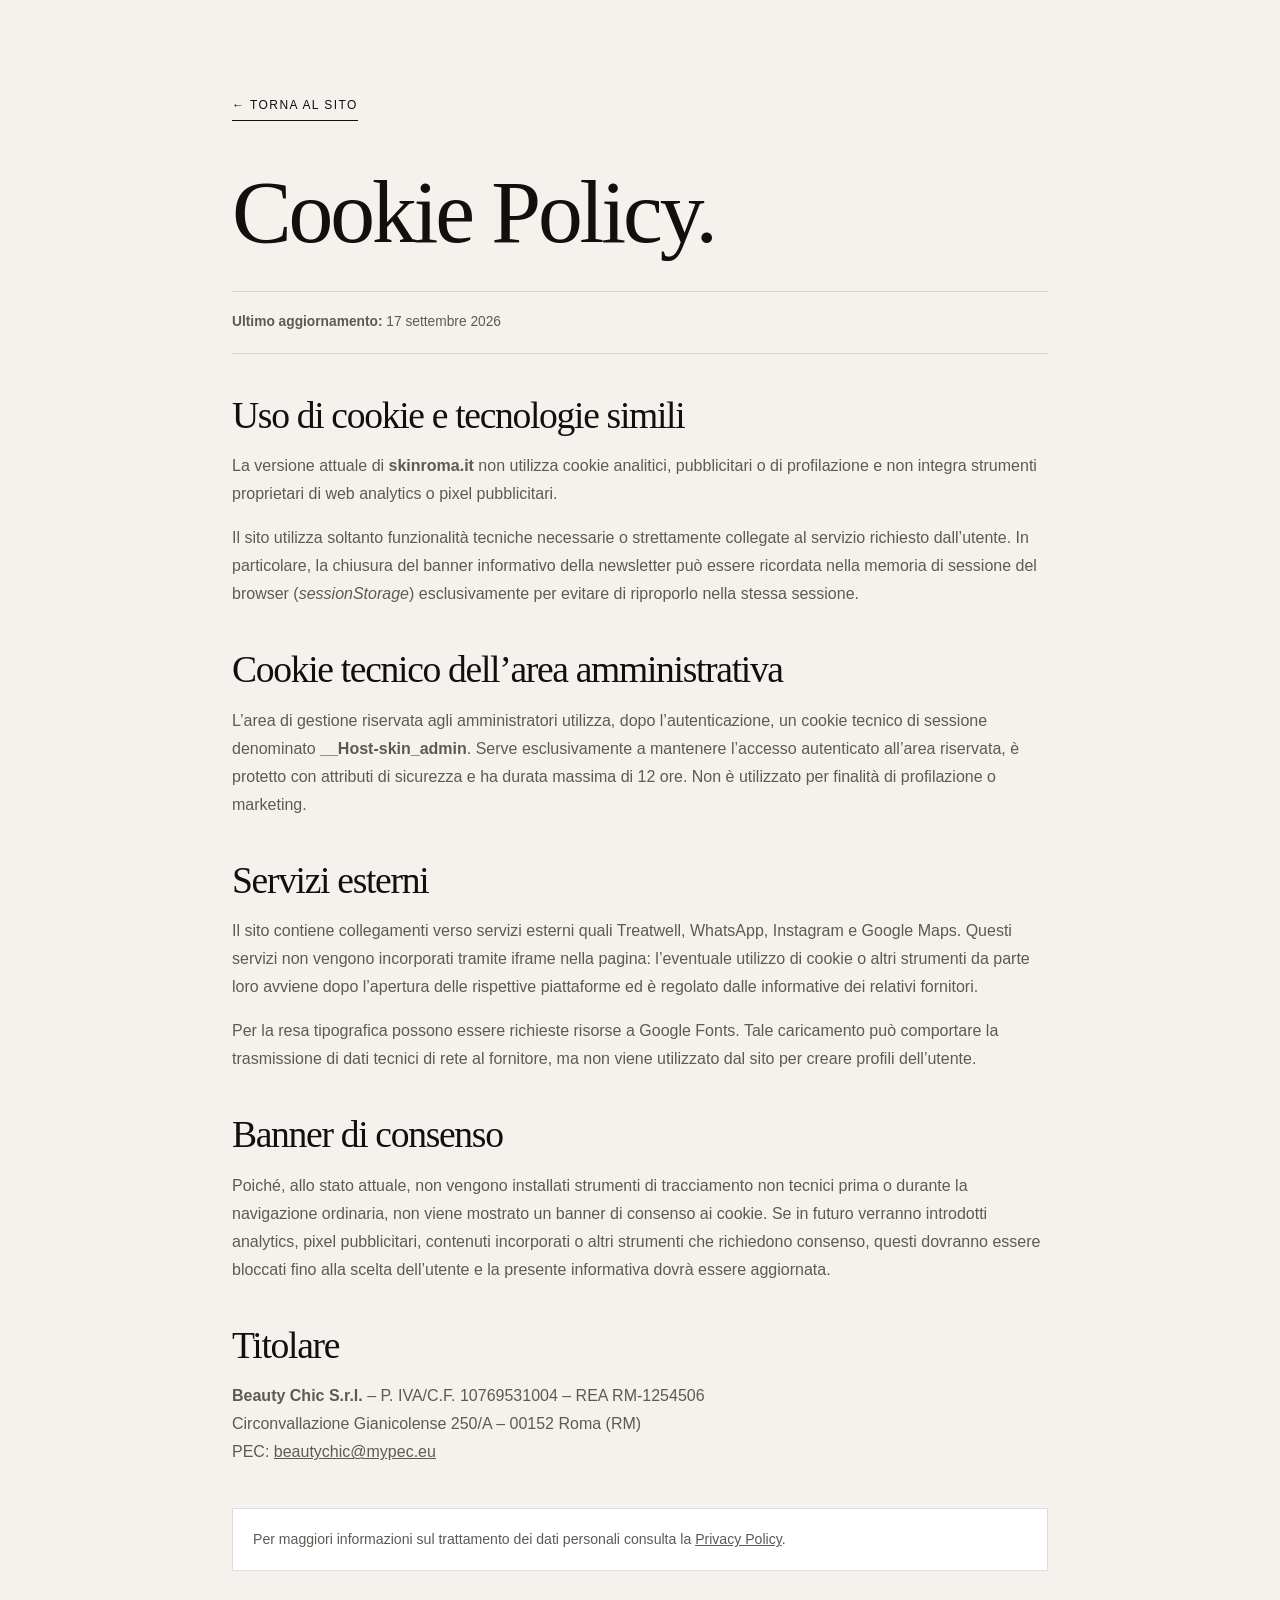
<file: cookie-policy.html>
<!DOCTYPE html>
<html lang="it">
<head>
<meta charset="utf-8"/>
<meta content="width=device-width,initial-scale=1,viewport-fit=cover" name="viewport"/>
<meta content="#f5f2ee" name="theme-color"/>
<meta content="index,follow" name="robots"/>
<link href="https://skinroma.it/cookie-policy.html" rel="canonical"/>
<title>Cookie Policy | Skin Roma Hair &amp; Beauty</title>
<style>
:root{--ink:#11100f;--paper:#f5f2ee;--muted:#5f5954;--line:rgba(17,16,15,.14);--accent:#b3765f}*{box-sizing:border-box}html{background:var(--paper)}body{margin:0;background:var(--paper);color:var(--ink);font:16px/1.75 -apple-system,BlinkMacSystemFont,"Segoe UI",sans-serif;-webkit-font-smoothing:antialiased}.wrap{max-width:860px;margin:auto;padding:clamp(48px,8vw,90px) 22px 80px}h1,h2{font-family:"Iowan Old Style",Baskerville,"Times New Roman",serif;font-weight:500;letter-spacing:-.035em}h1{font-size:clamp(3.2rem,8vw,5.6rem);line-height:.92;margin:0 0 38px}h2{font-size:clamp(1.7rem,4vw,2.35rem);line-height:1.08;margin:42px 0 12px}p,li{color:var(--muted)}a{color:inherit}.back{display:inline-flex;margin-bottom:50px;border-bottom:1px solid;padding-bottom:4px;font-size:12px;letter-spacing:.12em;text-transform:uppercase;text-decoration:none}.meta{padding:18px 0;border-top:1px solid var(--line);border-bottom:1px solid var(--line);font-size:.86rem;color:var(--muted)}.note{margin-top:42px;padding:18px 20px;border:1px solid var(--line);background:#fff;font-size:.88rem}a:focus-visible{outline:2px solid var(--accent);outline-offset:4px}
</style>
</head>
<body>
<main class="wrap">
<a class="back" href="index.html">← Torna al sito</a>
<h1>Cookie Policy.</h1>
<p class="meta"><strong>Ultimo aggiornamento:</strong> 17 settembre 2026</p>
<h2>Uso di cookie e tecnologie simili</h2>
<p>La versione attuale di <strong>skinroma.it</strong> non utilizza cookie analitici, pubblicitari o di profilazione e non integra strumenti proprietari di web analytics o pixel pubblicitari.</p>
<p>Il sito utilizza soltanto funzionalità tecniche necessarie o strettamente collegate al servizio richiesto dall’utente. In particolare, la chiusura del banner informativo della newsletter può essere ricordata nella memoria di sessione del browser (<em>sessionStorage</em>) esclusivamente per evitare di riproporlo nella stessa sessione.</p>
<h2>Cookie tecnico dell’area amministrativa</h2>
<p>L’area di gestione riservata agli amministratori utilizza, dopo l’autenticazione, un cookie tecnico di sessione denominato <strong>__Host-skin_admin</strong>. Serve esclusivamente a mantenere l’accesso autenticato all’area riservata, è protetto con attributi di sicurezza e ha durata massima di 12 ore. Non è utilizzato per finalità di profilazione o marketing.</p>
<h2>Servizi esterni</h2>
<p>Il sito contiene collegamenti verso servizi esterni quali Treatwell, WhatsApp, Instagram e Google Maps. Questi servizi non vengono incorporati tramite iframe nella pagina: l’eventuale utilizzo di cookie o altri strumenti da parte loro avviene dopo l’apertura delle rispettive piattaforme ed è regolato dalle informative dei relativi fornitori.</p>
<p>Per la resa tipografica possono essere richieste risorse a Google Fonts. Tale caricamento può comportare la trasmissione di dati tecnici di rete al fornitore, ma non viene utilizzato dal sito per creare profili dell’utente.</p>
<h2>Banner di consenso</h2>
<p>Poiché, allo stato attuale, non vengono installati strumenti di tracciamento non tecnici prima o durante la navigazione ordinaria, non viene mostrato un banner di consenso ai cookie. Se in futuro verranno introdotti analytics, pixel pubblicitari, contenuti incorporati o altri strumenti che richiedono consenso, questi dovranno essere bloccati fino alla scelta dell’utente e la presente informativa dovrà essere aggiornata.</p>
<h2>Titolare</h2>
<p><strong>Beauty Chic S.r.l.</strong> – P. IVA/C.F. 10769531004 – REA RM-1254506<br/>Circonvallazione Gianicolense 250/A – 00152 Roma (RM)<br/>PEC: <a href="mailto:beautychic@mypec.eu">beautychic@mypec.eu</a></p>
<p class="note">Per maggiori informazioni sul trattamento dei dati personali consulta la <a href="privacy.html">Privacy Policy</a>.</p>
</main>
</body>
</html>
</file>
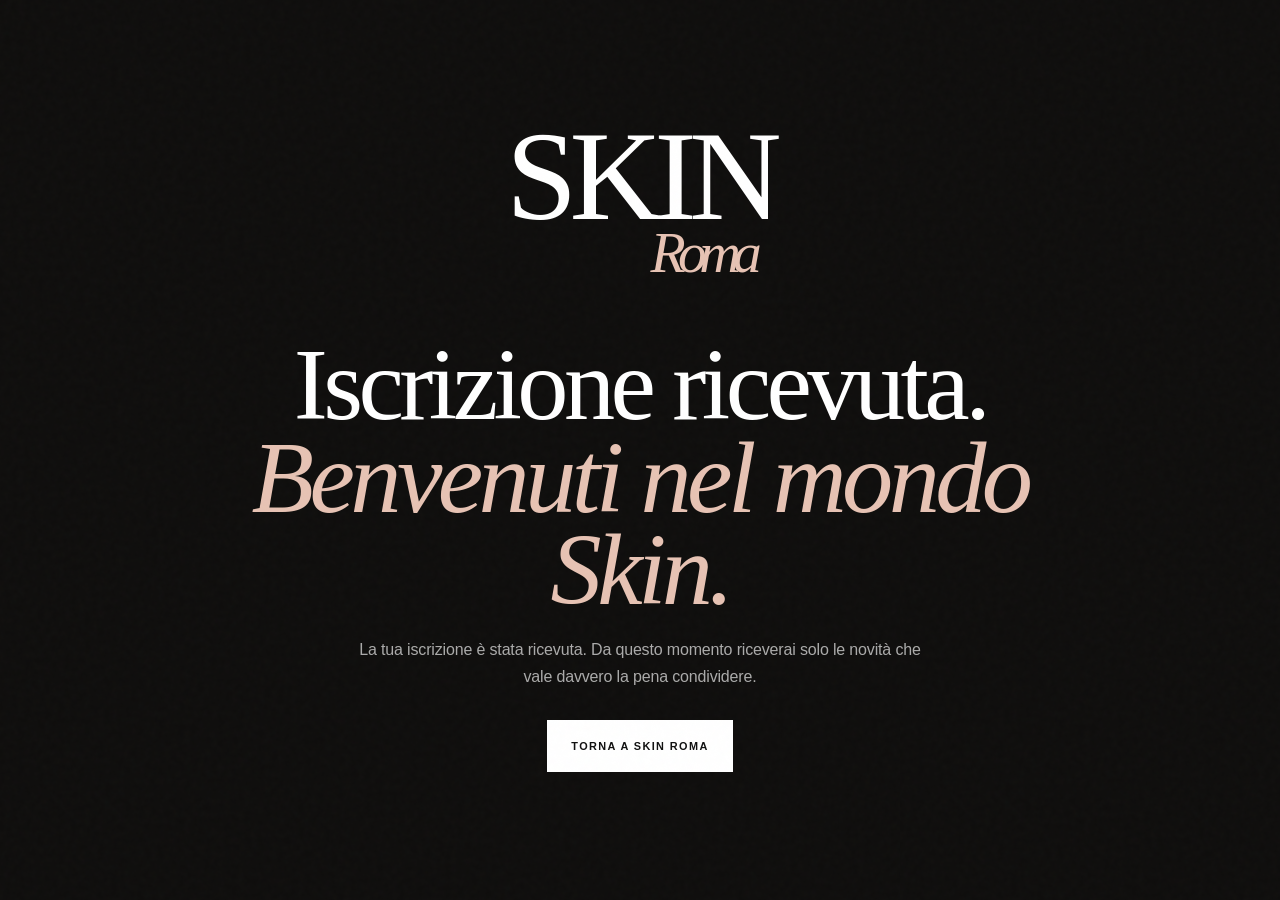
<file: newsletter-grazie.html>
<!doctype html>
<html lang="it"><head><meta charset="utf-8"><meta name="viewport" content="width=device-width,initial-scale=1,viewport-fit=cover"><meta name="robots" content="noindex,nofollow"><meta name="theme-color" content="#0f0e0d"><title>Iscrizione ricevuta | Skin Roma</title><link rel="stylesheet" href="styles.css?v=20260916b"><style>body{min-height:100svh;background:#0f0e0d;color:#fff;display:grid;place-items:center}.thanks{width:min(780px,calc(100% - 36px));padding:70px 0;text-align:center}.thanks .mark{font:500 clamp(4rem,13vw,8rem)/.75 var(--serif);letter-spacing:-.06em}.thanks .mark em{display:block;font:italic 500 clamp(2rem,6vw,3.6rem)/1 var(--serif);color:var(--accent-soft);transform:translateX(8%)}.thanks h1{font:500 clamp(3.2rem,8vw,6.5rem)/.9 var(--serif);letter-spacing:-.045em;margin:58px 0 20px}.thanks h1 em{font-style:italic;color:var(--accent-soft)}.thanks p{color:rgba(255,255,255,.65);line-height:1.7;max-width:590px;margin:0 auto 30px}.thanks a{display:inline-flex;min-height:52px;align-items:center;justify-content:center;padding:0 24px;background:#fff;color:#111;font-size:.68rem;font-weight:800;letter-spacing:.13em;text-transform:uppercase}</style></head><body><main class="thanks"><div class="mark"><span>SKIN</span><em>Roma</em></div><h1>Iscrizione ricevuta.<br><em>Benvenuti nel mondo Skin.</em></h1><p>La tua iscrizione è stata ricevuta. Da questo momento riceverai solo le novità che vale davvero la pena condividere.</p><a href="index.html#newsletter">Torna a Skin Roma</a></main></body></html>
</file>
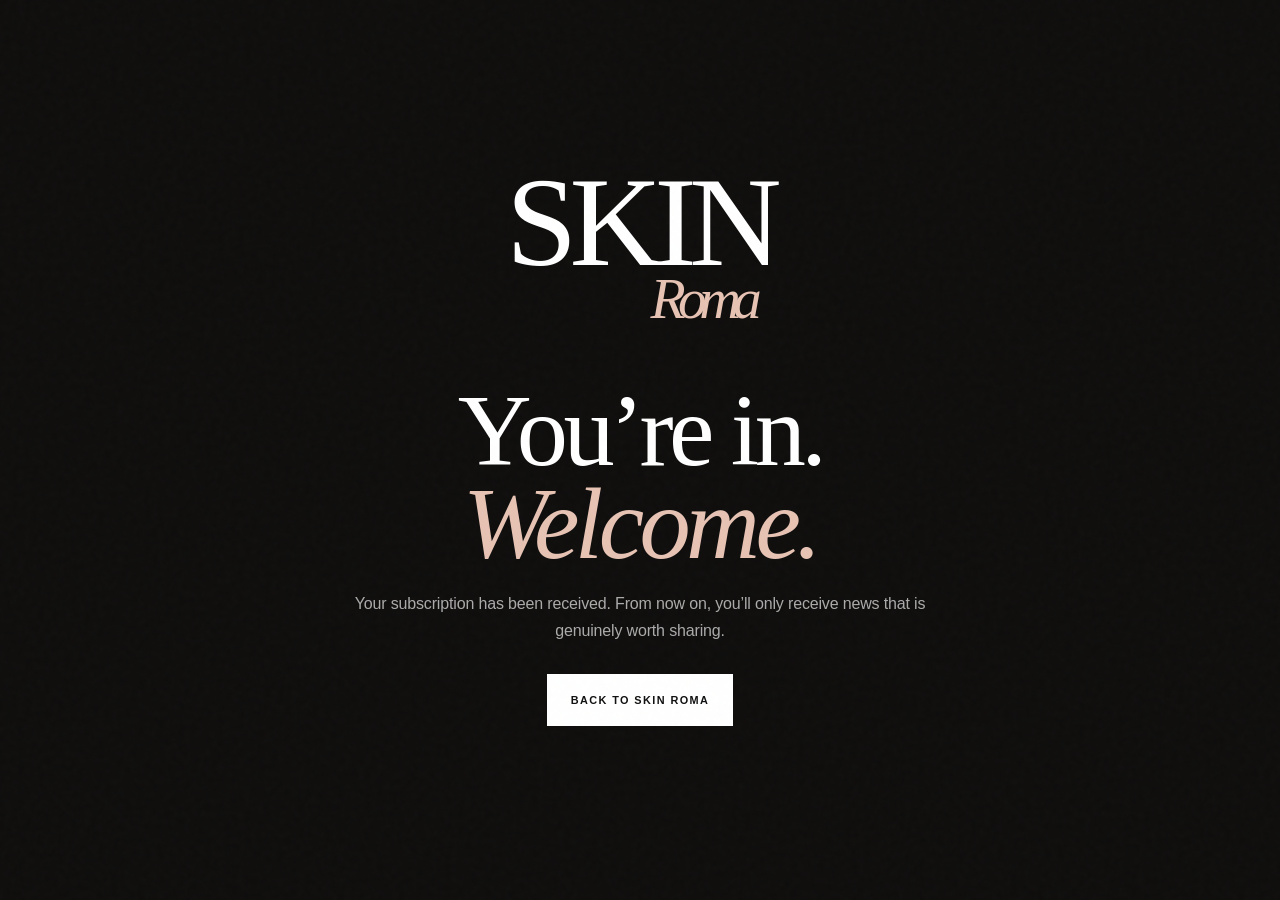
<file: newsletter-thank-you.html>
<!doctype html>
<html lang="en"><head><meta charset="utf-8"><meta name="viewport" content="width=device-width,initial-scale=1,viewport-fit=cover"><meta name="robots" content="noindex,nofollow"><meta name="theme-color" content="#0f0e0d"><title>Subscription received | Skin Roma</title><link rel="stylesheet" href="styles.css?v=20260916b"><style>body{min-height:100svh;background:#0f0e0d;color:#fff;display:grid;place-items:center}.thanks{width:min(780px,calc(100% - 36px));padding:70px 0;text-align:center}.thanks .mark{font:500 clamp(4rem,13vw,8rem)/.75 var(--serif);letter-spacing:-.06em}.thanks .mark em{display:block;font:italic 500 clamp(2rem,6vw,3.6rem)/1 var(--serif);color:var(--accent-soft);transform:translateX(8%)}.thanks h1{font:500 clamp(3.2rem,8vw,6.5rem)/.9 var(--serif);letter-spacing:-.045em;margin:58px 0 20px}.thanks h1 em{font-style:italic;color:var(--accent-soft)}.thanks p{color:rgba(255,255,255,.65);line-height:1.7;max-width:590px;margin:0 auto 30px}.thanks a{display:inline-flex;min-height:52px;align-items:center;justify-content:center;padding:0 24px;background:#fff;color:#111;font-size:.68rem;font-weight:800;letter-spacing:.13em;text-transform:uppercase}</style></head><body><main class="thanks"><div class="mark"><span>SKIN</span><em>Roma</em></div><h1>You’re in.<br><em>Welcome.</em></h1><p>Your subscription has been received. From now on, you’ll only receive news that is genuinely worth sharing.</p><a href="en.html#newsletter">Back to Skin Roma</a></main></body></html>
</file>
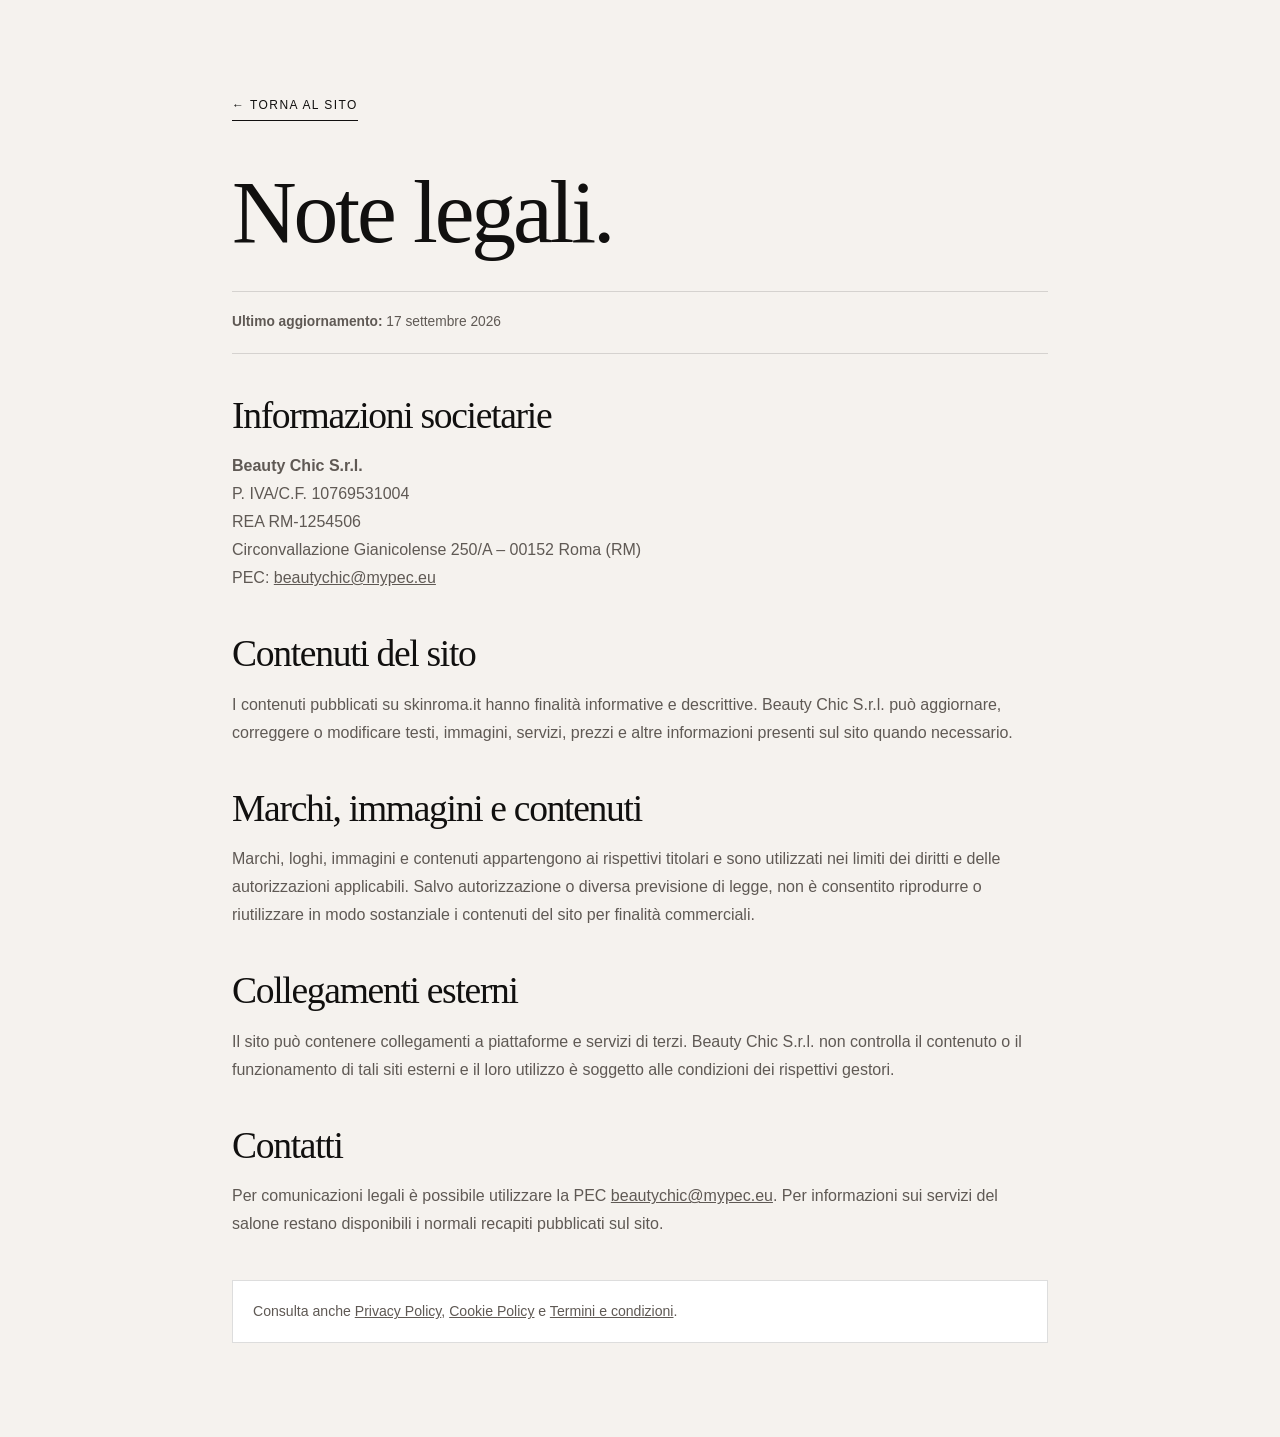
<file: note-legali.html>
<!DOCTYPE html>
<html lang="it">
<head>
<meta charset="utf-8"/>
<meta content="width=device-width,initial-scale=1,viewport-fit=cover" name="viewport"/>
<meta content="#f5f2ee" name="theme-color"/>
<meta content="index,follow" name="robots"/>
<link href="https://skinroma.it/note-legali.html" rel="canonical"/>
<title>Note legali | Skin Roma Hair &amp; Beauty</title>
<style>
:root{--ink:#11100f;--paper:#f5f2ee;--muted:#5f5954;--line:rgba(17,16,15,.14);--accent:#b3765f}*{box-sizing:border-box}html{background:var(--paper)}body{margin:0;background:var(--paper);color:var(--ink);font:16px/1.75 -apple-system,BlinkMacSystemFont,"Segoe UI",sans-serif;-webkit-font-smoothing:antialiased}.wrap{max-width:860px;margin:auto;padding:clamp(48px,8vw,90px) 22px 80px}h1,h2{font-family:"Iowan Old Style",Baskerville,"Times New Roman",serif;font-weight:500;letter-spacing:-.035em}h1{font-size:clamp(3.2rem,8vw,5.6rem);line-height:.92;margin:0 0 38px}h2{font-size:clamp(1.7rem,4vw,2.35rem);line-height:1.08;margin:42px 0 12px}p,li{color:var(--muted)}a{color:inherit}.back{display:inline-flex;margin-bottom:50px;border-bottom:1px solid;padding-bottom:4px;font-size:12px;letter-spacing:.12em;text-transform:uppercase;text-decoration:none}.meta{padding:18px 0;border-top:1px solid var(--line);border-bottom:1px solid var(--line);font-size:.86rem;color:var(--muted)}.note{margin-top:42px;padding:18px 20px;border:1px solid var(--line);background:#fff;font-size:.88rem}a:focus-visible{outline:2px solid var(--accent);outline-offset:4px}
</style>
</head>
<body>
<main class="wrap">
<a class="back" href="index.html">← Torna al sito</a>
<h1>Note legali.</h1>
<p class="meta"><strong>Ultimo aggiornamento:</strong> 17 settembre 2026</p>
<h2>Informazioni societarie</h2>
<p><strong>Beauty Chic S.r.l.</strong><br/>P. IVA/C.F. 10769531004<br/>REA RM-1254506<br/>Circonvallazione Gianicolense 250/A – 00152 Roma (RM)<br/>PEC: <a href="mailto:beautychic@mypec.eu">beautychic@mypec.eu</a></p>
<h2>Contenuti del sito</h2>
<p>I contenuti pubblicati su skinroma.it hanno finalità informative e descrittive. Beauty Chic S.r.l. può aggiornare, correggere o modificare testi, immagini, servizi, prezzi e altre informazioni presenti sul sito quando necessario.</p>
<h2>Marchi, immagini e contenuti</h2>
<p>Marchi, loghi, immagini e contenuti appartengono ai rispettivi titolari e sono utilizzati nei limiti dei diritti e delle autorizzazioni applicabili. Salvo autorizzazione o diversa previsione di legge, non è consentito riprodurre o riutilizzare in modo sostanziale i contenuti del sito per finalità commerciali.</p>
<h2>Collegamenti esterni</h2>
<p>Il sito può contenere collegamenti a piattaforme e servizi di terzi. Beauty Chic S.r.l. non controlla il contenuto o il funzionamento di tali siti esterni e il loro utilizzo è soggetto alle condizioni dei rispettivi gestori.</p>
<h2>Contatti</h2>
<p>Per comunicazioni legali è possibile utilizzare la PEC <a href="mailto:beautychic@mypec.eu">beautychic@mypec.eu</a>. Per informazioni sui servizi del salone restano disponibili i normali recapiti pubblicati sul sito.</p>
<p class="note">Consulta anche <a href="privacy.html">Privacy Policy</a>, <a href="cookie-policy.html">Cookie Policy</a> e <a href="termini-condizioni.html">Termini e condizioni</a>.</p>
</main>
</body>
</html>
</file>
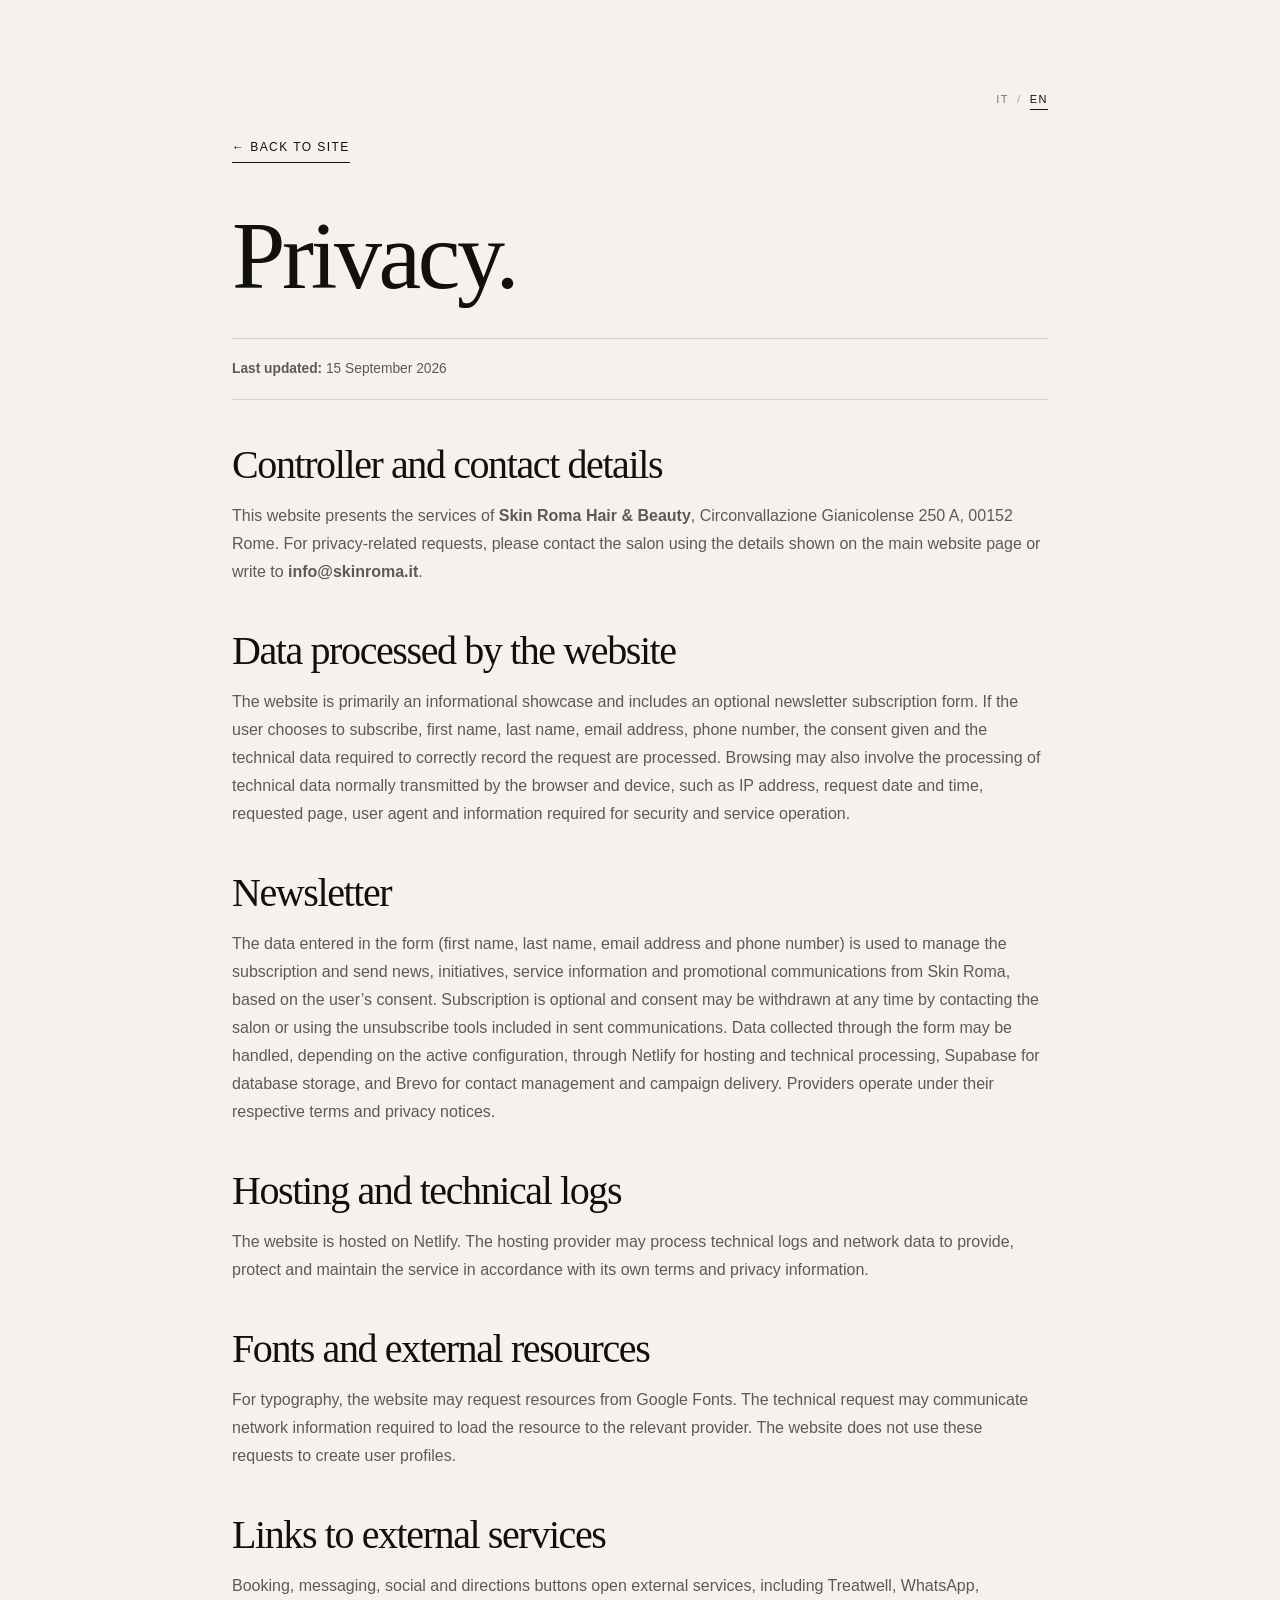
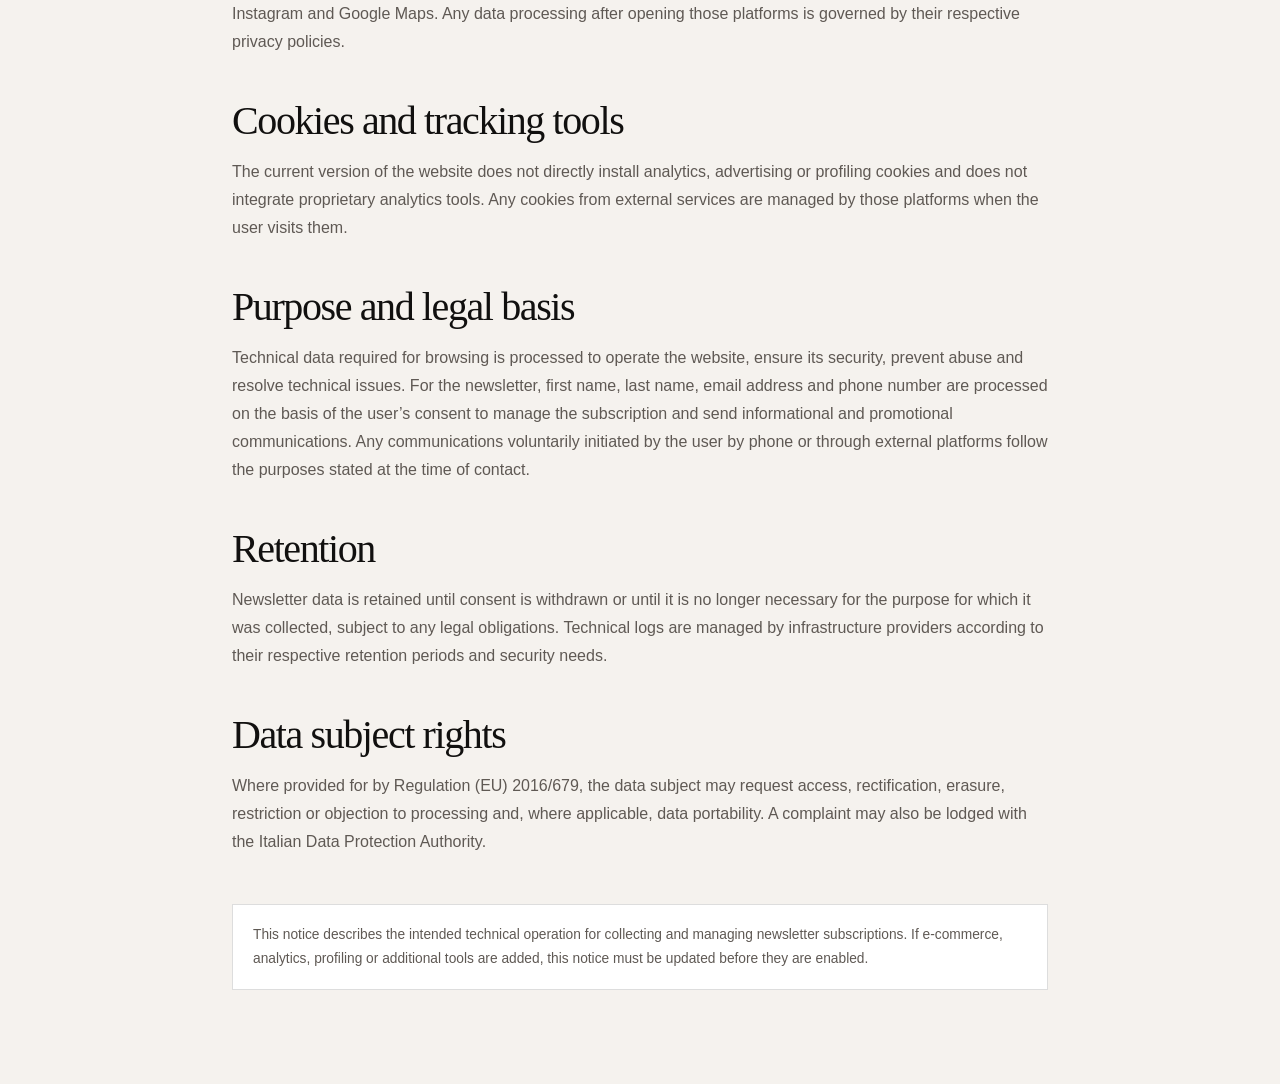
<file: privacy-en.html>
<!DOCTYPE html>

<html lang="en">
<head>
<meta charset="utf-8"/>
<meta content="width=device-width,initial-scale=1,viewport-fit=cover" name="viewport"/>
<meta content="#f5f2ee" name="theme-color"/>
<meta content="index,follow" name="robots"/>
<link href="https://skinroma.it/privacy-en.html" rel="canonical"/>
<title>Privacy | Skin Roma Hair &amp; Beauty</title>
<style>
    :root{--ink:#11100f;--paper:#f5f2ee;--muted:#5f5954;--line:rgba(17,16,15,.14);--accent:#b3765f}
    *{box-sizing:border-box}html{background:var(--paper)}body{margin:0;background:var(--paper);color:var(--ink);font:16px/1.75 -apple-system,BlinkMacSystemFont,"Segoe UI",sans-serif;-webkit-font-smoothing:antialiased}.wrap{max-width:860px;margin:auto;padding:clamp(48px,8vw,90px) 22px 80px}h1,h2{font-family:"Iowan Old Style",Baskerville,"Times New Roman",serif;font-weight:500;letter-spacing:-.035em}h1{font-size:clamp(3.4rem,9vw,6rem);line-height:.9;margin:0 0 38px}h2{font-size:clamp(1.8rem,4vw,2.5rem);line-height:1.05;margin:44px 0 12px}p,li{color:var(--muted)}a{color:inherit}.back{display:inline-flex;margin-bottom:50px;border-bottom:1px solid;padding-bottom:4px;font-size:12px;letter-spacing:.12em;text-transform:uppercase;text-decoration:none}.meta{padding:18px 0;border-top:1px solid var(--line);border-bottom:1px solid var(--line);font-size:.86rem;color:var(--muted)}ul{padding-left:20px}.note{margin-top:48px;padding:18px 20px;border:1px solid var(--line);background:#fff;font-size:.86rem}a:focus-visible{outline:2px solid var(--accent);outline-offset:4px}
  .privacy-lang{display:flex;gap:8px;justify-content:flex-end;margin-bottom:22px;font-size:11px;letter-spacing:.14em}.privacy-lang a{text-decoration:none;opacity:.55}.privacy-lang a.is-active{opacity:1;border-bottom:1px solid currentColor}.privacy-lang span{opacity:.35}</style>
<link href="https://skinroma.it/privacy.html" hreflang="it" rel="alternate"/><link href="https://skinroma.it/privacy-en.html" hreflang="en" rel="alternate"/><link href="https://skinroma.it/privacy.html" hreflang="x-default" rel="alternate"/></head>
<body>
<main class="wrap"><nav aria-label="Language" class="privacy-lang"><a href="privacy.html">IT</a><span>/</span><a aria-current="page" class="is-active" href="privacy-en.html">EN</a></nav>
<a class="back" href="en.html">← Back to site</a>
<h1>Privacy.</h1>
<p class="meta"><strong>Last updated:</strong> 15 September 2026</p>
<h2>Controller and contact details</h2>
<p>This website presents the services of <strong>Skin Roma Hair &amp; Beauty</strong>, Circonvallazione Gianicolense 250 A, 00152 Rome. For privacy-related requests, please contact the salon using the details shown on the main website page or write to <strong>info@skinroma.it</strong>.</p>
<h2>Data processed by the website</h2>
<p>The website is primarily an informational showcase and includes an optional newsletter subscription form. If the user chooses to subscribe, first name, last name, email address, phone number, the consent given and the technical data required to correctly record the request are processed. Browsing may also involve the processing of technical data normally transmitted by the browser and device, such as IP address, request date and time, requested page, user agent and information required for security and service operation.</p>
<h2>Newsletter</h2>
<p>The data entered in the form (first name, last name, email address and phone number) is used to manage the subscription and send news, initiatives, service information and promotional communications from Skin Roma, based on the user’s consent. Subscription is optional and consent may be withdrawn at any time by contacting the salon or using the unsubscribe tools included in sent communications. Data collected through the form may be handled, depending on the active configuration, through Netlify for hosting and technical processing, Supabase for database storage, and Brevo for contact management and campaign delivery. Providers operate under their respective terms and privacy notices.</p>
<h2>Hosting and technical logs</h2>
<p>The website is hosted on Netlify. The hosting provider may process technical logs and network data to provide, protect and maintain the service in accordance with its own terms and privacy information.</p>
<h2>Fonts and external resources</h2>
<p>For typography, the website may request resources from Google Fonts. The technical request may communicate network information required to load the resource to the relevant provider. The website does not use these requests to create user profiles.</p>
<h2>Links to external services</h2>
<p>Booking, messaging, social and directions buttons open external services, including Treatwell, WhatsApp, Instagram and Google Maps. Any data processing after opening those platforms is governed by their respective privacy policies.</p>
<h2>Cookies and tracking tools</h2>
<p>The current version of the website does not directly install analytics, advertising or profiling cookies and does not integrate proprietary analytics tools. Any cookies from external services are managed by those platforms when the user visits them.</p>
<h2>Purpose and legal basis</h2>
<p>Technical data required for browsing is processed to operate the website, ensure its security, prevent abuse and resolve technical issues. For the newsletter, first name, last name, email address and phone number are processed on the basis of the user’s consent to manage the subscription and send informational and promotional communications. Any communications voluntarily initiated by the user by phone or through external platforms follow the purposes stated at the time of contact.</p>
<h2>Retention</h2>
<p>Newsletter data is retained until consent is withdrawn or until it is no longer necessary for the purpose for which it was collected, subject to any legal obligations. Technical logs are managed by infrastructure providers according to their respective retention periods and security needs.</p>
<h2>Data subject rights</h2>
<p>Where provided for by Regulation (EU) 2016/679, the data subject may request access, rectification, erasure, restriction or objection to processing and, where applicable, data portability. A complaint may also be lodged with the Italian Data Protection Authority.</p>
<p class="note">This notice describes the intended technical operation for collecting and managing newsletter subscriptions. If e-commerce, analytics, profiling or additional tools are added, this notice must be updated before they are enabled.</p>
</main>
</body>
</html>
</file>
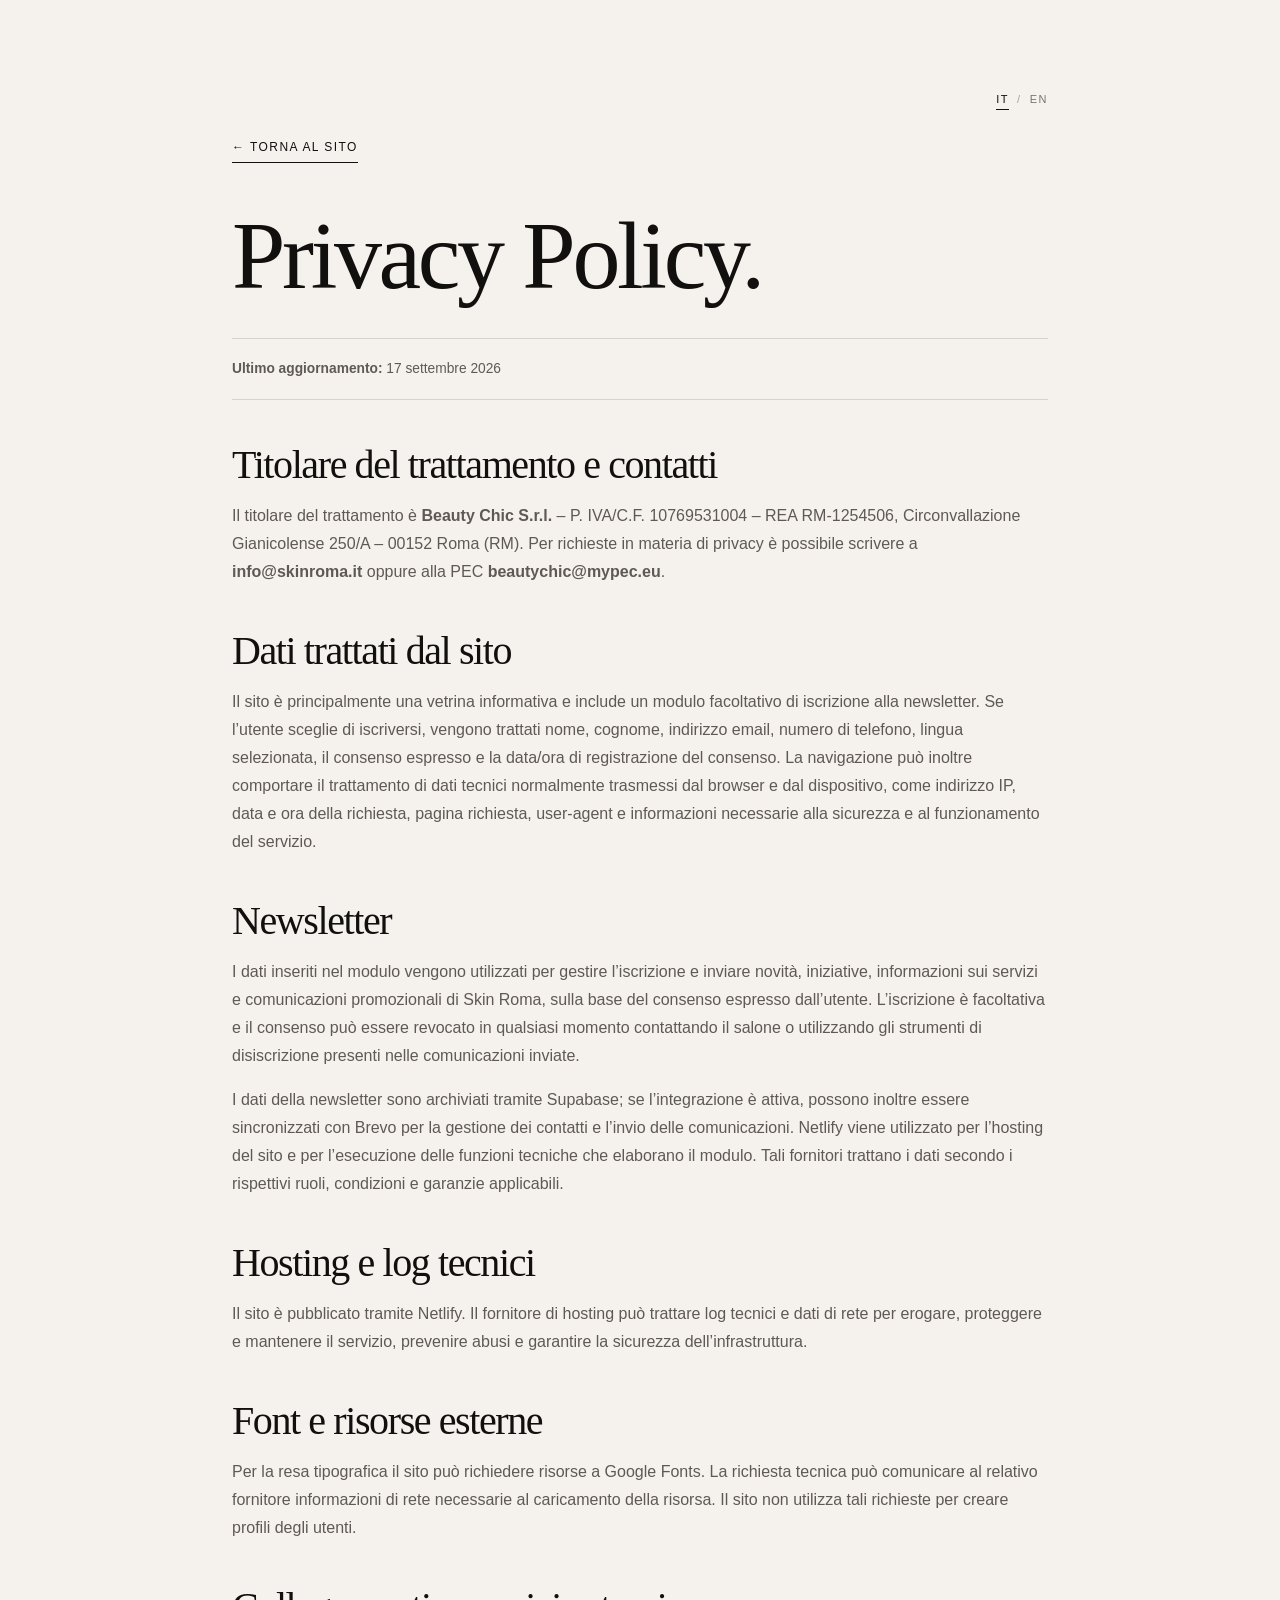
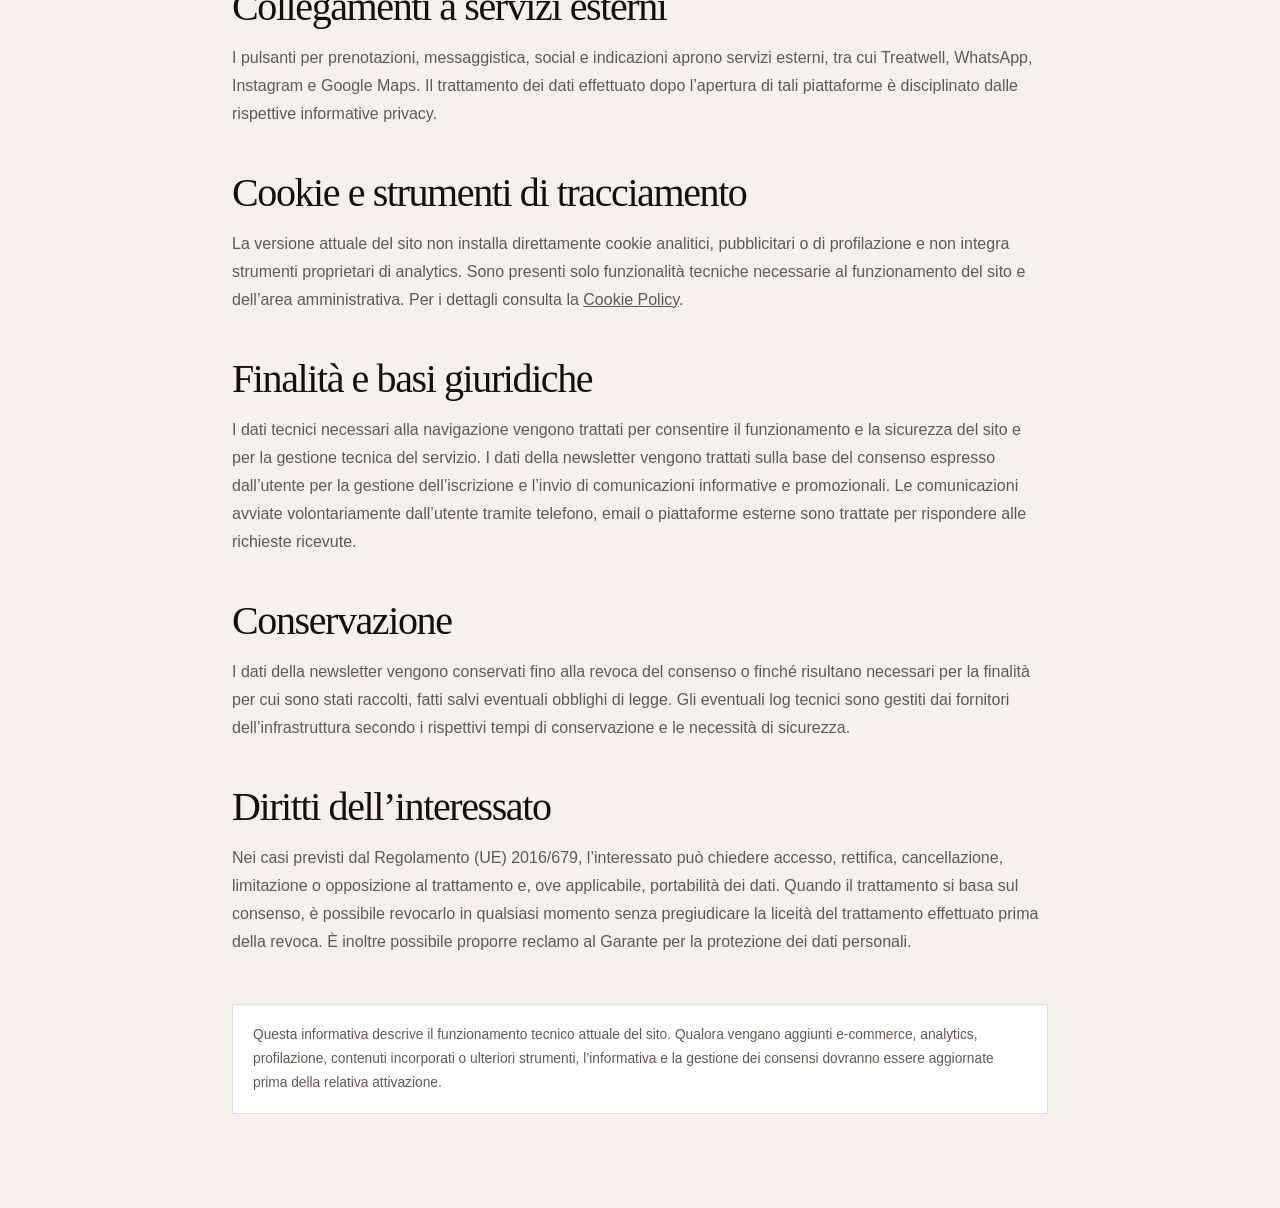
<file: privacy.html>
<!DOCTYPE html>

<html lang="it">
<head>
<meta charset="utf-8"/>
<meta content="width=device-width,initial-scale=1,viewport-fit=cover" name="viewport"/>
<meta content="#f5f2ee" name="theme-color"/>
<meta content="index,follow" name="robots"/>
<link href="https://skinroma.it/privacy.html" rel="canonical"/>
<title>Privacy Policy | Skin Roma Hair &amp; Beauty</title>
<style>
    :root{--ink:#11100f;--paper:#f5f2ee;--muted:#5f5954;--line:rgba(17,16,15,.14);--accent:#b3765f}
    *{box-sizing:border-box}html{background:var(--paper)}body{margin:0;background:var(--paper);color:var(--ink);font:16px/1.75 -apple-system,BlinkMacSystemFont,"Segoe UI",sans-serif;-webkit-font-smoothing:antialiased}.wrap{max-width:860px;margin:auto;padding:clamp(48px,8vw,90px) 22px 80px}h1,h2{font-family:"Iowan Old Style",Baskerville,"Times New Roman",serif;font-weight:500;letter-spacing:-.035em}h1{font-size:clamp(3.4rem,9vw,6rem);line-height:.9;margin:0 0 38px}h2{font-size:clamp(1.8rem,4vw,2.5rem);line-height:1.05;margin:44px 0 12px}p,li{color:var(--muted)}a{color:inherit}.back{display:inline-flex;margin-bottom:50px;border-bottom:1px solid;padding-bottom:4px;font-size:12px;letter-spacing:.12em;text-transform:uppercase;text-decoration:none}.meta{padding:18px 0;border-top:1px solid var(--line);border-bottom:1px solid var(--line);font-size:.86rem;color:var(--muted)}ul{padding-left:20px}.note{margin-top:48px;padding:18px 20px;border:1px solid var(--line);background:#fff;font-size:.86rem}a:focus-visible{outline:2px solid var(--accent);outline-offset:4px}
  .privacy-lang{display:flex;gap:8px;justify-content:flex-end;margin-bottom:22px;font-size:11px;letter-spacing:.14em}.privacy-lang a{text-decoration:none;opacity:.55}.privacy-lang a.is-active{opacity:1;border-bottom:1px solid currentColor}.privacy-lang span{opacity:.35}</style>
<link href="https://skinroma.it/privacy.html" hreflang="it" rel="alternate"/><link href="https://skinroma.it/privacy-en.html" hreflang="en" rel="alternate"/><link href="https://skinroma.it/privacy.html" hreflang="x-default" rel="alternate"/></head>
<body>
<main class="wrap"><nav aria-label="Lingua" class="privacy-lang"><a aria-current="page" class="is-active" href="privacy.html">IT</a><span>/</span><a href="privacy-en.html">EN</a></nav>
<a class="back" href="index.html">← Torna al sito</a>
<h1>Privacy Policy.</h1>
<p class="meta"><strong>Ultimo aggiornamento:</strong> 17 settembre 2026</p>
<h2>Titolare del trattamento e contatti</h2>
<p>Il titolare del trattamento è <strong>Beauty Chic S.r.l.</strong> – P. IVA/C.F. 10769531004 – REA RM-1254506, Circonvallazione Gianicolense 250/A – 00152 Roma (RM). Per richieste in materia di privacy è possibile scrivere a <strong>info@skinroma.it</strong> oppure alla PEC <strong>beautychic@mypec.eu</strong>.</p>
<h2>Dati trattati dal sito</h2>
<p>Il sito è principalmente una vetrina informativa e include un modulo facoltativo di iscrizione alla newsletter. Se l’utente sceglie di iscriversi, vengono trattati nome, cognome, indirizzo email, numero di telefono, lingua selezionata, il consenso espresso e la data/ora di registrazione del consenso. La navigazione può inoltre comportare il trattamento di dati tecnici normalmente trasmessi dal browser e dal dispositivo, come indirizzo IP, data e ora della richiesta, pagina richiesta, user-agent e informazioni necessarie alla sicurezza e al funzionamento del servizio.</p>
<h2>Newsletter</h2>
<p>I dati inseriti nel modulo vengono utilizzati per gestire l’iscrizione e inviare novità, iniziative, informazioni sui servizi e comunicazioni promozionali di Skin Roma, sulla base del consenso espresso dall’utente. L’iscrizione è facoltativa e il consenso può essere revocato in qualsiasi momento contattando il salone o utilizzando gli strumenti di disiscrizione presenti nelle comunicazioni inviate.</p>
<p>I dati della newsletter sono archiviati tramite Supabase; se l’integrazione è attiva, possono inoltre essere sincronizzati con Brevo per la gestione dei contatti e l’invio delle comunicazioni. Netlify viene utilizzato per l’hosting del sito e per l’esecuzione delle funzioni tecniche che elaborano il modulo. Tali fornitori trattano i dati secondo i rispettivi ruoli, condizioni e garanzie applicabili.</p>
<h2>Hosting e log tecnici</h2>
<p>Il sito è pubblicato tramite Netlify. Il fornitore di hosting può trattare log tecnici e dati di rete per erogare, proteggere e mantenere il servizio, prevenire abusi e garantire la sicurezza dell’infrastruttura.</p>
<h2>Font e risorse esterne</h2>
<p>Per la resa tipografica il sito può richiedere risorse a Google Fonts. La richiesta tecnica può comunicare al relativo fornitore informazioni di rete necessarie al caricamento della risorsa. Il sito non utilizza tali richieste per creare profili degli utenti.</p>
<h2>Collegamenti a servizi esterni</h2>
<p>I pulsanti per prenotazioni, messaggistica, social e indicazioni aprono servizi esterni, tra cui Treatwell, WhatsApp, Instagram e Google Maps. Il trattamento dei dati effettuato dopo l’apertura di tali piattaforme è disciplinato dalle rispettive informative privacy.</p>
<h2>Cookie e strumenti di tracciamento</h2>
<p>La versione attuale del sito non installa direttamente cookie analitici, pubblicitari o di profilazione e non integra strumenti proprietari di analytics. Sono presenti solo funzionalità tecniche necessarie al funzionamento del sito e dell’area amministrativa. Per i dettagli consulta la <a href="cookie-policy.html">Cookie Policy</a>.</p>
<h2>Finalità e basi giuridiche</h2>
<p>I dati tecnici necessari alla navigazione vengono trattati per consentire il funzionamento e la sicurezza del sito e per la gestione tecnica del servizio. I dati della newsletter vengono trattati sulla base del consenso espresso dall’utente per la gestione dell’iscrizione e l’invio di comunicazioni informative e promozionali. Le comunicazioni avviate volontariamente dall’utente tramite telefono, email o piattaforme esterne sono trattate per rispondere alle richieste ricevute.</p>
<h2>Conservazione</h2>
<p>I dati della newsletter vengono conservati fino alla revoca del consenso o finché risultano necessari per la finalità per cui sono stati raccolti, fatti salvi eventuali obblighi di legge. Gli eventuali log tecnici sono gestiti dai fornitori dell’infrastruttura secondo i rispettivi tempi di conservazione e le necessità di sicurezza.</p>
<h2>Diritti dell’interessato</h2>
<p>Nei casi previsti dal Regolamento (UE) 2016/679, l’interessato può chiedere accesso, rettifica, cancellazione, limitazione o opposizione al trattamento e, ove applicabile, portabilità dei dati. Quando il trattamento si basa sul consenso, è possibile revocarlo in qualsiasi momento senza pregiudicare la liceità del trattamento effettuato prima della revoca. È inoltre possibile proporre reclamo al Garante per la protezione dei dati personali.</p>
<p class="note">Questa informativa descrive il funzionamento tecnico attuale del sito. Qualora vengano aggiunti e-commerce, analytics, profilazione, contenuti incorporati o ulteriori strumenti, l’informativa e la gestione dei consensi dovranno essere aggiornate prima della relativa attivazione.</p>
</main>
</body>
</html>
</file>
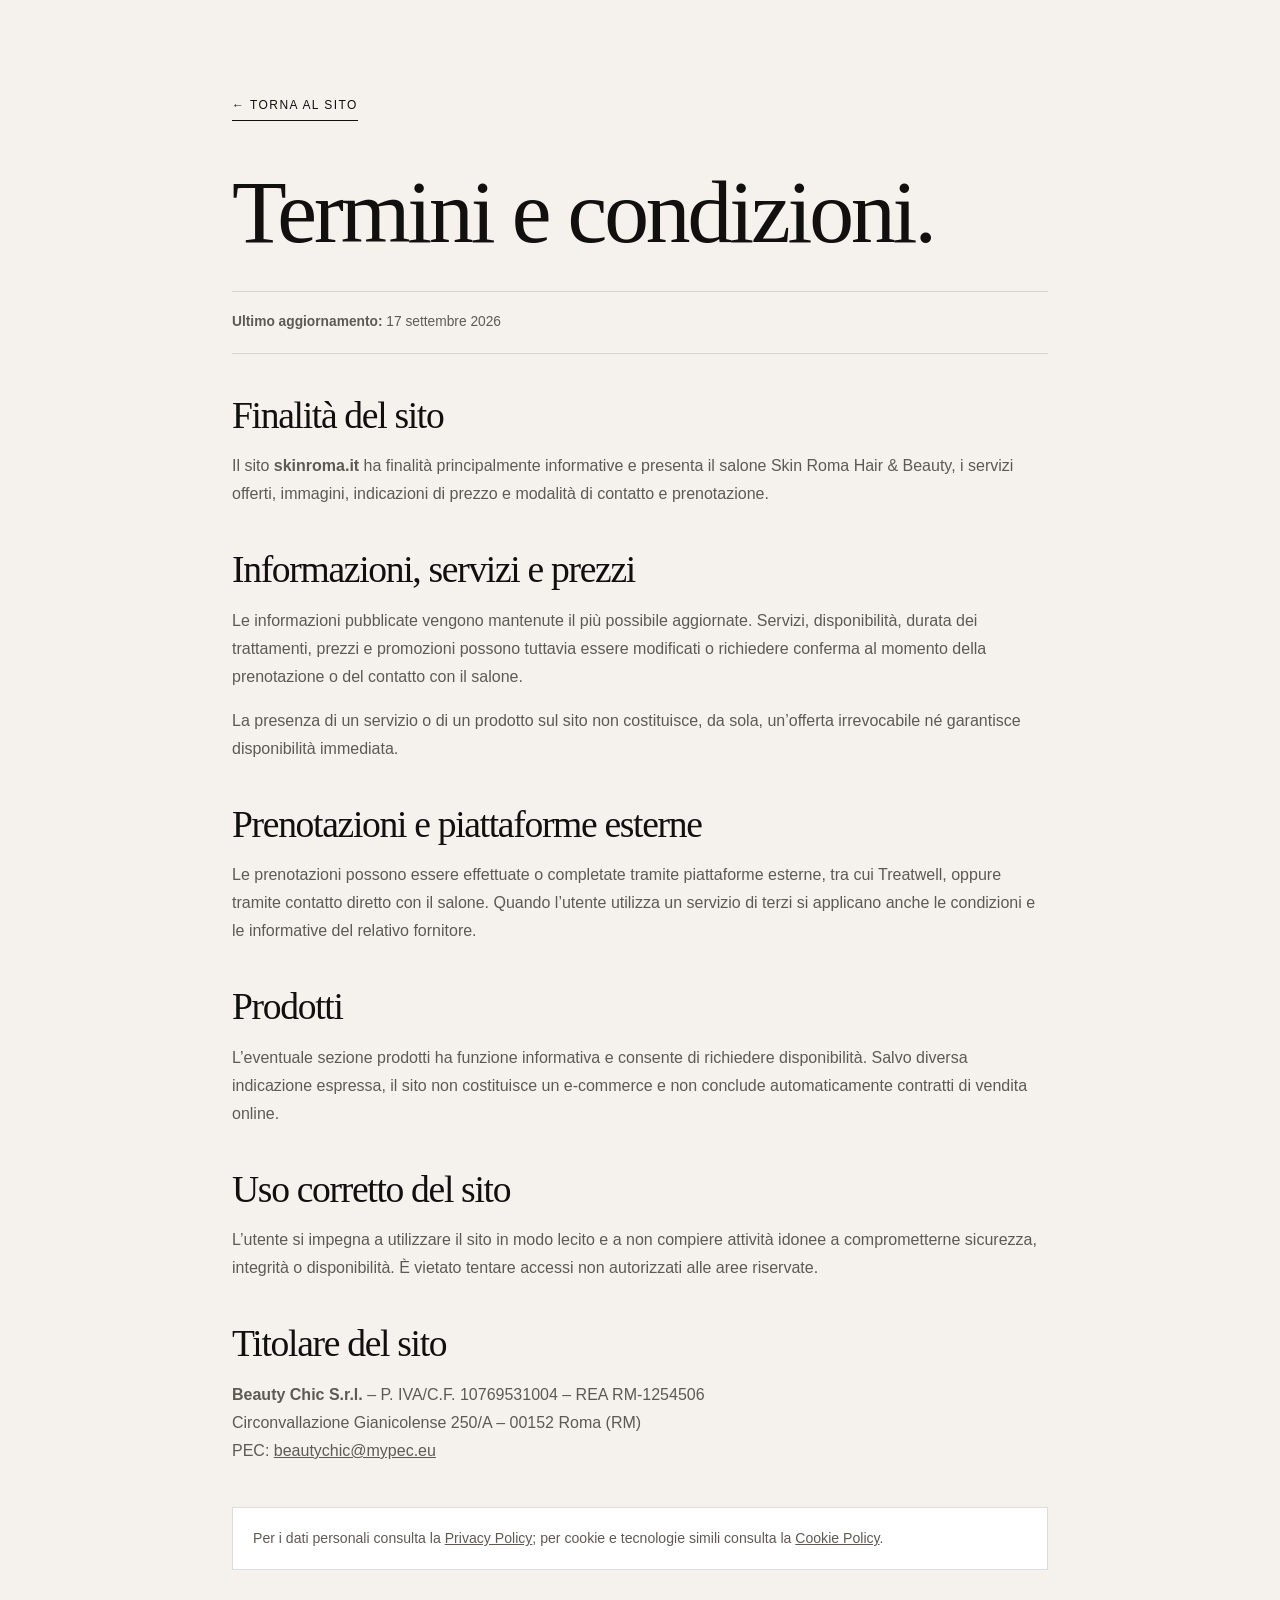
<file: termini-condizioni.html>
<!DOCTYPE html>
<html lang="it">
<head>
<meta charset="utf-8"/>
<meta content="width=device-width,initial-scale=1,viewport-fit=cover" name="viewport"/>
<meta content="#f5f2ee" name="theme-color"/>
<meta content="index,follow" name="robots"/>
<link href="https://skinroma.it/termini-condizioni.html" rel="canonical"/>
<title>Termini e condizioni | Skin Roma Hair &amp; Beauty</title>
<style>
:root{--ink:#11100f;--paper:#f5f2ee;--muted:#5f5954;--line:rgba(17,16,15,.14);--accent:#b3765f}*{box-sizing:border-box}html{background:var(--paper)}body{margin:0;background:var(--paper);color:var(--ink);font:16px/1.75 -apple-system,BlinkMacSystemFont,"Segoe UI",sans-serif;-webkit-font-smoothing:antialiased}.wrap{max-width:860px;margin:auto;padding:clamp(48px,8vw,90px) 22px 80px}h1,h2{font-family:"Iowan Old Style",Baskerville,"Times New Roman",serif;font-weight:500;letter-spacing:-.035em}h1{font-size:clamp(3.2rem,8vw,5.6rem);line-height:.92;margin:0 0 38px}h2{font-size:clamp(1.7rem,4vw,2.35rem);line-height:1.08;margin:42px 0 12px}p,li{color:var(--muted)}a{color:inherit}.back{display:inline-flex;margin-bottom:50px;border-bottom:1px solid;padding-bottom:4px;font-size:12px;letter-spacing:.12em;text-transform:uppercase;text-decoration:none}.meta{padding:18px 0;border-top:1px solid var(--line);border-bottom:1px solid var(--line);font-size:.86rem;color:var(--muted)}.note{margin-top:42px;padding:18px 20px;border:1px solid var(--line);background:#fff;font-size:.88rem}a:focus-visible{outline:2px solid var(--accent);outline-offset:4px}
</style>
</head>
<body>
<main class="wrap">
<a class="back" href="index.html">← Torna al sito</a>
<h1>Termini e condizioni.</h1>
<p class="meta"><strong>Ultimo aggiornamento:</strong> 17 settembre 2026</p>
<h2>Finalità del sito</h2>
<p>Il sito <strong>skinroma.it</strong> ha finalità principalmente informative e presenta il salone Skin Roma Hair &amp; Beauty, i servizi offerti, immagini, indicazioni di prezzo e modalità di contatto e prenotazione.</p>
<h2>Informazioni, servizi e prezzi</h2>
<p>Le informazioni pubblicate vengono mantenute il più possibile aggiornate. Servizi, disponibilità, durata dei trattamenti, prezzi e promozioni possono tuttavia essere modificati o richiedere conferma al momento della prenotazione o del contatto con il salone.</p>
<p>La presenza di un servizio o di un prodotto sul sito non costituisce, da sola, un’offerta irrevocabile né garantisce disponibilità immediata.</p>
<h2>Prenotazioni e piattaforme esterne</h2>
<p>Le prenotazioni possono essere effettuate o completate tramite piattaforme esterne, tra cui Treatwell, oppure tramite contatto diretto con il salone. Quando l’utente utilizza un servizio di terzi si applicano anche le condizioni e le informative del relativo fornitore.</p>
<h2>Prodotti</h2>
<p>L’eventuale sezione prodotti ha funzione informativa e consente di richiedere disponibilità. Salvo diversa indicazione espressa, il sito non costituisce un e-commerce e non conclude automaticamente contratti di vendita online.</p>
<h2>Uso corretto del sito</h2>
<p>L’utente si impegna a utilizzare il sito in modo lecito e a non compiere attività idonee a comprometterne sicurezza, integrità o disponibilità. È vietato tentare accessi non autorizzati alle aree riservate.</p>
<h2>Titolare del sito</h2>
<p><strong>Beauty Chic S.r.l.</strong> – P. IVA/C.F. 10769531004 – REA RM-1254506<br/>Circonvallazione Gianicolense 250/A – 00152 Roma (RM)<br/>PEC: <a href="mailto:beautychic@mypec.eu">beautychic@mypec.eu</a></p>
<p class="note">Per i dati personali consulta la <a href="privacy.html">Privacy Policy</a>; per cookie e tecnologie simili consulta la <a href="cookie-policy.html">Cookie Policy</a>.</p>
</main>
</body>
</html>
</file>
<file: styles.css>
:root{
  --ink:#11100f;--paper:#f5f2ee;--paper-2:#ebe6df;--white:#fff;--muted:#6e6964;--line:rgba(17,16,15,.16);--inverse-line:rgba(255,255,255,.22);--accent:#b3765f;
  --serif:"Iowan Old Style","Baskerville","Times New Roman",serif;--sans:"Manrope",Inter,-apple-system,BlinkMacSystemFont,"Segoe UI",sans-serif;--max:1440px;--pad:clamp(20px,5vw,78px);
}
*{box-sizing:border-box}html{scroll-behavior:smooth;background:var(--paper)}body{margin:0;background:var(--paper);color:var(--ink);font-family:var(--sans);overflow-x:hidden}body.menu-open{overflow:hidden}a{color:inherit;text-decoration:none}button{font:inherit;color:inherit}img,video{display:block;width:100%;max-width:100%}.skip-link{position:fixed;left:12px;top:-70px;z-index:9999;background:#fff;padding:12px 16px}.skip-link:focus{top:12px}.section{padding:clamp(84px,9vw,150px) var(--pad)}.eyebrow,.section-label{font-size:.68rem;line-height:1.4;letter-spacing:.2em;text-transform:uppercase;font-weight:700}.eyebrow{color:#6c6660}.eyebrow.light{color:rgba(255,255,255,.72)}.display{font:500 clamp(3.2rem,7.3vw,8.2rem)/.87 var(--serif);letter-spacing:-.055em;margin:0}.display.small{font-size:clamp(3rem,5.9vw,6.8rem)}.display em,.feature-copy h2 em,.salon-title h2 em,.contact h2 em,.statement h2 em{font-style:italic;font-weight:500;color:var(--accent)}.text-link{display:inline-flex;align-items:center;gap:18px;margin-top:24px;padding-bottom:7px;border-bottom:1px solid currentColor;font-size:.73rem;font-weight:700;letter-spacing:.12em;text-transform:uppercase}.text-link span{font-size:1rem}.light-link{color:#fff}.btn{min-height:52px;padding:0 23px;display:inline-flex;align-items:center;justify-content:center;border:1px solid transparent;font-size:.7rem;font-weight:800;letter-spacing:.12em;text-transform:uppercase;transition:.25s}.btn-light{background:#fff;color:#111}.btn-light:hover{background:#ece7e2}.btn-dark{background:#151311;color:#fff}.btn-dark:hover{background:#302a26}.btn-outline{border-color:var(--ink);background:transparent}.reveal{opacity:0;transform:translateY(30px);transition:opacity .8s ease,transform .9s cubic-bezier(.16,.8,.24,1)}.reveal.in{opacity:1;transform:none}.no-js .reveal{opacity:1;transform:none}

.intro{position:fixed;inset:0;z-index:9999;background:#11100f;color:#fff;display:grid;place-items:center;transition:opacity .65s ease,visibility .65s ease}.intro.hide{opacity:0;visibility:hidden}.intro-logo{text-align:center}.intro-logo span{display:block;font:500 clamp(4.8rem,12vw,9rem)/.7 var(--serif);letter-spacing:-.07em}.intro-logo em{display:block;font:italic 500 clamp(2.2rem,5vw,3.8rem)/1 var(--serif);color:#d4a28e;transform:translateX(17%)}.intro-logo small{display:block;margin-top:22px;font-size:.58rem;letter-spacing:.28em;color:#b4aaa4}.intro-rule{position:absolute;bottom:12vh;width:180px;height:1px;background:#342f2b;overflow:hidden}.intro-rule i{display:block;width:100%;height:100%;background:#fff;transform:translateX(-100%);animation:introRule 1.35s ease forwards}@keyframes introRule{to{transform:none}}

.site-header{position:fixed;top:0;left:0;width:100%;height:84px;z-index:150;display:flex;align-items:center;justify-content:space-between;padding:0 var(--pad);color:#fff;transition:.32s}.site-header:before{content:"";position:absolute;inset:0;background:rgba(245,242,238,.94);backdrop-filter:blur(15px);border-bottom:1px solid rgba(17,16,15,.08);opacity:0;transition:.32s;z-index:-1}.site-header.scrolled{color:var(--ink);height:72px}.site-header.scrolled:before{opacity:1}.brand{display:flex;align-items:baseline;gap:5px}.brand span{font:500 1.72rem/1 var(--serif);letter-spacing:-.06em}.brand em{font:italic 500 1.05rem/1 var(--serif);color:#d6a38f}.header-actions{display:flex;align-items:center;gap:25px}.header-book{font-size:.68rem;letter-spacing:.16em;text-transform:uppercase;font-weight:800;border-bottom:1px solid currentColor;padding-bottom:6px}.menu-btn{border:0;background:none;display:flex;align-items:center;gap:12px;padding:10px 0;cursor:pointer}.menu-btn span{font-size:.66rem;letter-spacing:.16em;font-weight:800}.menu-btn i,.menu-btn i:after{display:block;width:31px;height:1px;background:currentColor;transition:.28s}.menu-btn i{position:relative}.menu-btn i:after{content:"";position:absolute;top:7px;right:0;width:20px}.menu-open .menu-btn i{transform:translateY(4px) rotate(45deg)}.menu-open .menu-btn i:after{width:31px;top:0;transform:rotate(-90deg)}
.menu-panel{position:fixed;inset:0;z-index:140;background:#141210;color:#fff;opacity:0;visibility:hidden;transition:.35s;display:grid}.menu-panel.open{opacity:1;visibility:visible}.menu-inner{width:min(var(--max),100%);margin:auto;padding:130px var(--pad) 70px;display:grid;grid-template-columns:1.1fr .9fr;gap:7vw;align-items:end}.menu-inner nav{display:grid}.menu-inner nav a{font:500 clamp(3.5rem,7vw,7.2rem)/1 var(--serif);letter-spacing:-.05em;padding:7px 0;display:flex;align-items:baseline;gap:22px;transition:.2s}.menu-inner nav a:hover{color:#d6a38f;transform:translateX(8px)}.menu-inner nav span{font:700 .62rem var(--sans);letter-spacing:.14em;color:#8b817a}.menu-meta{display:grid;gap:14px;border-top:1px solid rgba(255,255,255,.15);padding-top:24px;color:#bfb6b0;font-size:.85rem;line-height:1.7}.menu-meta p{margin:0 0 8px}

.hero{min-height:100svh;position:relative;overflow:hidden;color:#fff;background:#171412}.hero-slides,.hero-slide,.hero-overlay{position:absolute;inset:0}.hero-slide{opacity:0;transition:opacity 1.1s ease,transform 6s ease;transform:scale(1.025)}.hero-slide.is-active{opacity:1;transform:scale(1.08)}.hero-slide img{height:100%;object-fit:cover}.hero-slide:nth-child(1) img{object-position:center 37%}.hero-slide:nth-child(2) img{object-position:center}.hero-slide:nth-child(3) img{object-position:center}.hero-overlay{background:linear-gradient(90deg,rgba(0,0,0,.74) 0%,rgba(0,0,0,.48) 45%,rgba(0,0,0,.16) 76%),linear-gradient(0deg,rgba(0,0,0,.4),transparent 45%)}.hero-content{position:absolute;z-index:2;left:var(--pad);bottom:clamp(105px,13vh,145px);width:min(840px,72vw)}.hero h1{font:500 clamp(4rem,8.2vw,9rem)/.88 var(--serif);letter-spacing:-.058em;margin:16px 0 24px}.hero h1 em{font-style:italic;font-weight:500;color:#e5b6a2}.hero-lead{font-size:clamp(.98rem,1.35vw,1.2rem);line-height:1.72;color:rgba(255,255,255,.8);max-width:660px}.hero-cta{display:flex;align-items:center;gap:28px;margin-top:30px}.hero-index{position:absolute;z-index:3;right:var(--pad);bottom:54px;display:flex;gap:18px}.hero-index button{border:0;background:none;color:#fff;display:grid;grid-template-columns:auto 62px;grid-template-rows:auto auto;align-items:center;gap:5px 10px;opacity:.55;cursor:pointer;padding:0}.hero-index button.is-active{opacity:1}.hero-index span{font:500 .86rem var(--serif)}.hero-index i{display:block;width:62px;height:1px;background:rgba(255,255,255,.45);overflow:hidden;position:relative}.hero-index i:after{content:"";position:absolute;inset:0;background:#fff;transform:scaleX(0);transform-origin:left}.hero-index button.is-active i:after{animation:slideProgress 5.5s linear forwards}.hero-index b{grid-column:1/3;font-size:.55rem;letter-spacing:.14em;text-transform:uppercase;text-align:right}@keyframes slideProgress{to{transform:scaleX(1)}}

.intro-copy{background:var(--paper)}.section-label{padding-bottom:24px;border-bottom:1px solid var(--line);margin-bottom:62px}.intro-grid{display:grid;grid-template-columns:1.2fr .8fr;gap:7vw;align-items:start;max-width:var(--max);margin:auto}.intro-grid .copy{padding-top:12px;max-width:560px}.intro-grid .copy p{font-size:clamp(1rem,1.2vw,1.16rem);line-height:1.85;color:#5f5954;margin:0 0 20px}.wide-gallery{max-width:var(--max);margin:100px auto 0;display:grid;grid-template-columns:1.45fr .55fr;gap:12px;height:min(66vw,760px)}.wide-gallery img{height:100%;object-fit:cover}.wg-main,.wg-side{min-height:0}.wg-main img{object-position:center}.wg-side{display:grid;grid-template-rows:1fr 1fr;gap:12px;min-width:0}

.statement{padding:clamp(90px,10vw,165px) var(--pad);background:#171412;color:#fff;text-align:center}.statement>p{font-size:.72rem;letter-spacing:.19em;color:#a99e97;margin:0 0 45px}.statement>p strong{color:#fff}.statement h2{font:500 clamp(3.7rem,7.5vw,8.5rem)/.9 var(--serif);letter-spacing:-.055em;margin:0}.statement h2 em{color:#d7a58f}

.services{background:#fff}.section-top{max-width:var(--max);margin:0 auto 65px;display:flex;justify-content:space-between;align-items:end;gap:50px}.section-top>p{max-width:430px;color:#6c6660;line-height:1.75;margin:0 0 12px}.section-top .eyebrow{margin-bottom:15px}.service-cards{max-width:var(--max);margin:auto;display:grid;grid-template-columns:repeat(3,1fr);gap:12px}.service-card{border:1px solid var(--line);background:var(--paper);min-width:0}.service-card a{display:block;height:100%}.service-media{aspect-ratio:4/4.6;overflow:hidden;background:#ddd}.service-media img{height:100%;object-fit:cover;transition:transform .7s cubic-bezier(.16,.8,.24,1)}.service-card:hover .service-media img{transform:scale(1.035)}.service-body{padding:30px 28px 32px}.service-body>span,.service-body small{display:block;font-size:.6rem;letter-spacing:.14em;text-transform:uppercase;color:#766f69}.service-body h3{font:500 clamp(2.1rem,3vw,3.3rem)/1 var(--serif);letter-spacing:-.04em;margin:14px 0}.service-body p{font-size:.91rem;line-height:1.72;color:#625c56;min-height:95px}.service-body small{margin-top:23px}.service-body b{display:inline-block;margin-top:25px;font-size:.63rem;letter-spacing:.11em;text-transform:uppercase;border-bottom:1px solid currentColor;padding-bottom:5px}

.editorial-feature{display:grid;grid-template-columns:1.1fr .9fr;background:#e7dfd8;min-height:92vh}.feature-media{position:relative;min-height:92vh;overflow:hidden;background:#c5b8ae}.feature-media video{height:100%;object-fit:cover}.video-toggle{position:absolute;right:24px;bottom:24px;width:72px;height:72px;border-radius:50%;border:1px solid #fff;background:rgba(0,0,0,.18);color:#fff;backdrop-filter:blur(8px);font-size:.58rem;letter-spacing:.13em;cursor:pointer}.feature-copy{padding:clamp(70px,8vw,130px) clamp(34px,7vw,110px);align-self:center}.feature-copy h2{font:500 clamp(3.5rem,6.1vw,6.9rem)/.92 var(--serif);letter-spacing:-.05em;margin:18px 0 28px}.feature-copy>p{line-height:1.8;color:#615a54;max-width:590px}.feature-copy ul{list-style:none;padding:0;margin:34px 0;border-top:1px solid var(--line);display:grid;grid-template-columns:1fr 1fr}.feature-copy li{padding:16px 0;border-bottom:1px solid var(--line);font-size:.69rem;letter-spacing:.1em;text-transform:uppercase}.feature-copy li:nth-child(odd){padding-right:15px}

.results{background:var(--paper)}.results-grid{max-width:var(--max);margin:auto;display:grid;grid-template-columns:1.1fr .9fr .7fr;grid-template-rows:380px 320px;gap:12px}.result-card{position:relative;border:0;padding:0;overflow:hidden;cursor:zoom-in;background:#d9d3cc}.result-card img{height:100%;object-fit:cover;transition:transform .55s}.result-card:hover img{transform:scale(1.03)}.result-card:after{content:"";position:absolute;inset:0;background:linear-gradient(0deg,rgba(0,0,0,.58),transparent 43%)}.result-card span{position:absolute;z-index:2;left:18px;bottom:16px;color:#fff;font-size:.58rem;letter-spacing:.13em;text-transform:uppercase}.r1{grid-row:1/3}.r2{grid-column:2}.r3{grid-column:3;grid-row:1/3}.r4{grid-column:2}.r5{display:none}.ba-block{max-width:var(--max);margin:110px auto 0;display:grid;grid-template-columns:.66fr 1.34fr;gap:6vw;align-items:center}.ba-copy h3{font:500 clamp(3rem,5.3vw,5.9rem)/.95 var(--serif);letter-spacing:-.05em;margin:17px 0 22px}.ba-copy>p:last-child{color:#6d6660}.ba-frame{position:relative;aspect-ratio:16/10;overflow:hidden;background:#d8d1ca}.ba-frame>img,.ba-before img{height:100%;object-fit:cover}.ba-before{position:absolute;inset:0 50% 0 0;overflow:hidden}.ba-before img{width:200%;max-width:none}.ba-line{position:absolute;top:0;bottom:0;left:50%;width:2px;background:#fff;transform:translateX(-1px);pointer-events:none}.ba-line i{position:absolute;left:50%;top:50%;width:54px;height:54px;border-radius:50%;display:grid;place-items:center;background:#fff;color:#111;font-style:normal;transform:translate(-50%,-50%);box-shadow:0 8px 28px rgba(0,0,0,.22)}.ba-frame input{position:absolute;inset:0;width:100%;height:100%;opacity:0;cursor:ew-resize;margin:0}

.partners{background:#12110f;color:#fff;padding:95px 0 0}.partners-inner{padding:0 var(--pad) 80px;max-width:var(--max);margin:auto}.partner-logos{display:grid;grid-template-columns:repeat(6,1fr);gap:20px;align-items:center;margin-top:50px;border-top:1px solid var(--inverse-line);border-bottom:1px solid var(--inverse-line)}.partner-logos span{min-height:135px;display:grid;place-items:center;text-align:center;border-right:1px solid var(--inverse-line);font:500 clamp(1rem,1.6vw,1.8rem)/1.05 var(--serif);letter-spacing:-.03em}.partner-logos span:nth-child(3){font-family:var(--sans);font-weight:800;letter-spacing:-.06em}.partner-logos span:last-child{border-right:0}.products-strip{display:grid;grid-template-columns:1.1fr 1fr .8fr;height:480px}.products-strip figure{margin:0;min-width:0;overflow:hidden}.products-strip img{height:100%;object-fit:cover}.products-strip figure:nth-child(3) img{object-position:center 28%}

.team{max-width:var(--max);margin:auto;display:grid;grid-template-columns:.95fr 1.05fr;gap:7vw;align-items:center;background:var(--paper)}.team-photo img{aspect-ratio:16/11;object-fit:cover}.team-copy>p:not(.eyebrow){font-size:1rem;line-height:1.82;color:#5f5954;max-width:640px}.facts{display:grid;grid-template-columns:repeat(3,1fr);border-top:1px solid var(--line);margin-top:40px}.facts div{padding:25px 12px 0 0}.facts strong{display:block;font:500 2.5rem var(--serif)}.facts span{display:block;margin-top:5px;font-size:.6rem;letter-spacing:.1em;text-transform:uppercase;color:#746d67}

.salon{background:#fff}.salon-hero{height:min(78vw,870px);position:relative;overflow:hidden}.salon-hero>img{height:100%;object-fit:cover}.salon-overlay{position:absolute;inset:0;background:linear-gradient(0deg,rgba(0,0,0,.58),transparent 58%)}.salon-title{position:absolute;left:var(--pad);bottom:70px;color:#fff}.salon-title h2{font:500 clamp(4rem,8vw,9rem)/.86 var(--serif);letter-spacing:-.055em;margin:15px 0 0}.salon-title h2 em{color:#e0ad98}.salon-bottom{display:grid;grid-template-columns:.7fr 1.3fr;gap:7vw;align-items:start}.salon-copy{max-width:500px}.salon-copy p{font-size:1.08rem;line-height:1.85;color:#625c56;margin:0}.salon-thumbs{display:grid;grid-template-columns:1fr 1fr;gap:12px}.salon-thumbs img{height:360px;object-fit:cover}

.contact{display:grid;grid-template-columns:.9fr 1.1fr;min-height:78vh;background:#e8e1db}.contact-content{padding:clamp(80px,9vw,145px) var(--pad);align-self:center}.contact h2{font:500 clamp(4rem,7.3vw,8rem)/.88 var(--serif);letter-spacing:-.055em;margin:16px 0 27px}.contact-content>p:not(.eyebrow){line-height:1.75;color:#635c57}.contact-buttons{display:flex;gap:12px;flex-wrap:wrap;margin-top:30px}.contact-media img{height:100%;object-fit:cover}

.footer{background:#11100f;color:#fff;padding:70px var(--pad) 35px}.footer-top{display:grid;grid-template-columns:1fr 1fr 1fr;gap:40px;align-items:start;padding-bottom:55px}.footer-brand span{display:block;font:500 3rem/.8 var(--serif);letter-spacing:-.06em}.footer-brand em{font:italic 500 1.8rem/1 var(--serif);color:#d6a38f;margin-left:35px}.footer-brand small{display:block;font-size:.53rem;letter-spacing:.22em;margin-top:12px;color:#918780}.footer-top p{margin:0;color:#a79d97;line-height:1.7}.footer-top nav{display:flex;flex-wrap:wrap;gap:18px;font-size:.66rem;letter-spacing:.12em;text-transform:uppercase}.footer-bottom{padding-top:25px;border-top:1px solid rgba(255,255,255,.12);display:flex;justify-content:space-between;gap:20px;font-size:.6rem;letter-spacing:.08em;color:#776e68}.mobile-book{display:none}.lightbox{position:fixed;inset:0;z-index:600;background:rgba(0,0,0,.94);opacity:0;visibility:hidden;display:grid;place-items:center;padding:20px;transition:.25s}.lightbox.open{opacity:1;visibility:visible}.lightbox img{max-width:92vw;max-height:88vh;width:auto;height:auto}.lightbox-close{position:absolute;right:22px;top:20px;width:46px;height:46px;border-radius:50%;border:1px solid rgba(255,255,255,.3);background:#0e0d0c;color:#fff;font-size:1.8rem;cursor:pointer}

@media(max-width:1000px){
  .hero-content{width:min(760px,86vw)}.intro-grid,.editorial-feature,.team,.contact,.ba-block,.salon-bottom{grid-template-columns:1fr}.intro-grid{gap:35px}.wide-gallery{height:auto;grid-template-columns:1fr}.wg-main img{height:560px}.wg-side{grid-template-columns:1fr 1fr;grid-template-rows:none}.wg-side img{height:330px}.service-cards{grid-template-columns:1fr 1fr}.service-card:last-child{grid-column:1/3}.service-card:last-child a{display:grid;grid-template-columns:1fr 1fr}.service-card:last-child .service-media{aspect-ratio:auto}.editorial-feature{min-height:0}.feature-media{min-height:65vh}.partner-logos{grid-template-columns:repeat(3,1fr)}.partner-logos span:nth-child(3){border-right:0}.results-grid{grid-template-columns:1fr 1fr;grid-template-rows:380px 330px 330px}.r1{grid-row:1/3}.r3{grid-column:2;grid-row:3}.r5{display:block;grid-column:1;grid-row:3}.r2,.r4{grid-column:2}.ba-block{gap:45px}.team{padding-left:var(--pad);padding-right:var(--pad)}.team-photo{order:2}.contact-media{min-height:520px}.salon-bottom{gap:45px}.menu-inner{grid-template-columns:1fr}.menu-meta{max-width:470px}
}
@media(max-width:680px){
  :root{--pad:18px}.site-header{height:70px}.header-book{display:none}.brand span{font-size:1.55rem}.brand em{font-size:.95rem}.menu-btn i{width:26px}.hero-content{left:18px;bottom:135px;width:calc(100% - 36px)}.hero h1{font-size:clamp(4rem,19.5vw,6.2rem);line-height:.84}.hero-lead{font-size:.93rem;max-width:520px}.hero-cta{display:grid;gap:18px;justify-items:start}.hero-index{left:18px;right:18px;bottom:35px;justify-content:space-between}.hero-index button{grid-template-columns:auto 40px;gap:5px 7px}.hero-index i{width:40px}.section{padding-top:78px;padding-bottom:78px}.section-label{margin-bottom:38px}.display{font-size:3.7rem}.display.small{font-size:3.5rem}.intro-grid .copy p{font-size:.96rem}.wide-gallery{margin-top:55px}.wg-main img{height:420px}.wg-side{display:flex;overflow-x:auto;scroll-snap-type:x mandatory;margin:0 -18px;padding:0 18px}.wg-side img{flex:0 0 82vw;height:320px;scroll-snap-align:center}.statement{padding:90px 18px}.statement h2{font-size:3.7rem}.statement>p{line-height:1.6}.section-top{display:grid;gap:20px;margin-bottom:42px}.section-top>p{margin:0}.service-cards{grid-template-columns:1fr}.service-card:last-child{grid-column:auto}.service-card:last-child a{display:block}.service-media,.service-card:last-child .service-media{aspect-ratio:4/4.5}.service-body p{min-height:0}.feature-media{min-height:58vh}.feature-copy{padding:70px 18px}.feature-copy h2{font-size:3.7rem}.feature-copy ul{grid-template-columns:1fr}.feature-copy li:nth-child(odd){padding-right:0}.results-grid{display:flex;overflow-x:auto;scroll-snap-type:x mandatory;gap:10px;margin:0 -18px;padding:0 18px}.result-card,.r1,.r2,.r3,.r4,.r5{flex:0 0 82vw;height:520px;grid-column:auto;grid-row:auto;scroll-snap-align:center}.ba-block{margin-top:75px}.ba-copy h3{font-size:3.7rem}.ba-frame{aspect-ratio:4/5}.partners{padding-top:75px}.partners-inner{padding:0 18px 55px}.partner-logos{grid-template-columns:1fr 1fr;margin-top:35px}.partner-logos span{min-height:105px}.partner-logos span:nth-child(2n){border-right:0}.products-strip{display:flex;overflow-x:auto;height:auto;scroll-snap-type:x mandatory}.products-strip figure{flex:0 0 84vw;height:360px;scroll-snap-align:center}.team{padding:78px 18px}.facts{grid-template-columns:1fr 1fr}.facts div:last-child{grid-column:1/3}.salon-hero{height:92vh}.salon-title{bottom:55px}.salon-title h2{font-size:4.6rem}.salon-bottom{padding:70px 18px}.salon-thumbs{display:flex;overflow-x:auto;scroll-snap-type:x mandatory;margin:0 -18px;padding:0 18px}.salon-thumbs img{flex:0 0 82vw;height:330px;scroll-snap-align:center}.contact h2{font-size:4.25rem}.contact-content{padding:78px 18px}.contact-buttons{display:grid}.contact-media{min-height:430px}.footer{padding:58px 18px 105px}.footer-top{grid-template-columns:1fr;gap:28px}.footer-bottom{display:grid}.mobile-book{display:flex;position:fixed;left:10px;right:10px;bottom:max(10px,env(safe-area-inset-bottom));z-index:130;height:56px;background:#151311;color:#fff;align-items:center;justify-content:center;font-size:.7rem;font-weight:800;letter-spacing:.12em;text-transform:uppercase;box-shadow:0 12px 32px rgba(0,0,0,.25)}.menu-inner{padding:105px 18px 85px}.menu-inner nav a{font-size:3.65rem}.menu-inner nav span{font-size:.55rem}.intro-logo span{font-size:5.8rem}
}
@media(prefers-reduced-motion:reduce){*,*:before,*:after{animation:none!important;transition-duration:.001ms!important;scroll-behavior:auto!important}.reveal{opacity:1;transform:none}.intro{display:none}.hero-slide{transform:none}.hero-index i:after{display:none}}

/* WhatsApp CTA */
.btn-whatsapp{background:#25D366;color:#fff;border-color:#25D366;gap:9px}
.btn-whatsapp:hover{background:#1fbd5a;border-color:#1fbd5a}
.btn-whatsapp svg{width:20px;height:20px;flex:0 0 auto}
.floating-whatsapp{position:fixed;right:22px;bottom:22px;z-index:145;display:flex;align-items:center;gap:10px;padding:10px 14px 10px 10px;background:#25D366;color:#fff;border-radius:999px;box-shadow:0 14px 38px rgba(0,0,0,.25);transition:transform .25s ease,box-shadow .25s ease,background .25s ease}
.floating-whatsapp:hover{transform:translateY(-3px);background:#1fbd5a;box-shadow:0 18px 44px rgba(0,0,0,.3)}
.floating-whatsapp__icon{width:38px;height:38px;border-radius:50%;display:grid;place-items:center;background:rgba(255,255,255,.13)}
.floating-whatsapp__icon svg{width:25px;height:25px}
.floating-whatsapp__label{font-size:.68rem;font-weight:800;letter-spacing:.08em;text-transform:uppercase;padding-right:2px}
.menu-whatsapp{color:#25D366!important}
@media(max-width:680px){
  .floating-whatsapp{right:12px;bottom:calc(max(10px,env(safe-area-inset-bottom)) + 68px);width:56px;height:56px;padding:0;border-radius:50%;justify-content:center;box-shadow:0 12px 32px rgba(0,0,0,.28)}
  .floating-whatsapp__icon{width:56px;height:56px;background:transparent}
  .floating-whatsapp__icon svg{width:30px;height:30px}
  .floating-whatsapp__label{display:none}
}

/* ===== PREMIUM V7 — refined editorial direction ===== */
:root{
  --ink:#0f0e0d;
  --paper:#f4f0eb;
  --paper-2:#e8e1da;
  --muted:#716963;
  --line:rgba(15,14,13,.13);
  --accent:#bd8670;
  --accent-soft:#e7c3b4;
  --serif:"Cormorant Garamond","Iowan Old Style","Baskerville",serif;
  --sans:"Manrope",Inter,-apple-system,BlinkMacSystemFont,"Segoe UI",sans-serif;
}
body{letter-spacing:-.01em}
body:after{content:"";position:fixed;inset:0;pointer-events:none;z-index:900;opacity:.025;background-image:url("data:image/svg+xml,%3Csvg viewBox='0 0 180 180' xmlns='http://www.w3.org/2000/svg'%3E%3Cfilter id='n'%3E%3CfeTurbulence type='fractalNoise' baseFrequency='.75' numOctaves='3' stitchTiles='stitchTiles'/%3E%3C/filter%3E%3Crect width='100%25' height='100%25' filter='url(%23n)' opacity='.9'/%3E%3C/svg%3E")}
::selection{background:var(--accent);color:#fff}

/* more polished loader */
.intro{background:radial-gradient(circle at 50% 42%,#1d1916 0,#100f0e 48%,#090909 100%)}
.intro-logo span{letter-spacing:-.045em}.intro-logo em{color:var(--accent-soft);transform:translateX(14%)}
.intro-rule{background:rgba(255,255,255,.12);width:220px}.intro-rule i{background:linear-gradient(90deg,transparent,#fff 20%,#fff 80%,transparent)}

/* header */
.site-header{height:92px}.site-header.scrolled{height:68px}.site-header.scrolled:before{background:rgba(244,240,235,.9);box-shadow:0 8px 40px rgba(31,24,20,.05)}
.brand span{font-size:1.82rem}.brand em{color:var(--accent);font-size:1.12rem}.header-book{transition:opacity .2s,color .2s}.header-book:hover{color:var(--accent)}
.menu-btn i,.menu-btn i:after{height:1.5px}

/* hero refinements */
.hero{isolation:isolate}.hero:after{content:"";position:absolute;inset:18px;z-index:1;border:1px solid rgba(255,255,255,.16);pointer-events:none}
.hero-overlay{background:linear-gradient(90deg,rgba(8,7,7,.78) 0%,rgba(8,7,7,.54) 43%,rgba(8,7,7,.15) 78%),linear-gradient(0deg,rgba(5,4,4,.5) 0%,transparent 47%),radial-gradient(circle at 74% 28%,rgba(218,167,145,.08),transparent 32%)}
.hero-content{bottom:clamp(118px,14vh,160px);width:min(850px,70vw)}
.hero h1{font-size:clamp(4.2rem,8.1vw,8.8rem);line-height:.84;letter-spacing:-.046em;margin-top:18px;margin-bottom:26px;text-wrap:balance}
.hero h1 em{color:#e9bca9;text-shadow:0 12px 40px rgba(0,0,0,.15)}
.hero-lead{max-width:600px;font-size:clamp(.98rem,1.2vw,1.12rem);line-height:1.82;color:rgba(255,255,255,.78)}
.hero-cta{margin-top:34px}.hero-cta .btn{min-width:158px}.hero-cta .btn span{font-size:.92rem;margin-left:5px}
.hero-signature{position:absolute;z-index:3;right:var(--pad);top:50%;transform:translateY(-50%) rotate(90deg) translateX(50%);transform-origin:right center;display:flex;align-items:center;gap:14px;color:rgba(255,255,255,.62);font-size:.55rem;letter-spacing:.22em;font-weight:700}.hero-signature i{width:28px;height:1px;background:rgba(255,255,255,.3)}
.hero-index{bottom:50px}.hero-index button{transition:opacity .25s,transform .25s}.hero-index button:hover{opacity:1;transform:translateY(-2px)}

.signature-rail{background:#0f0e0d;color:#fff;overflow:hidden;border-top:1px solid rgba(255,255,255,.08);border-bottom:1px solid rgba(255,255,255,.08)}
.signature-rail__inner{min-height:62px;width:max-content;min-width:100%;padding:0 var(--pad);display:flex;align-items:center;justify-content:center;gap:24px;font-size:.58rem;font-weight:700;letter-spacing:.2em;white-space:nowrap;color:#cfc6c0}.signature-rail__inner i{display:block;width:4px;height:4px;border-radius:50%;background:var(--accent)}

/* editorial intro */
.intro-copy{position:relative}.intro-copy:before{content:"";position:absolute;left:var(--pad);right:var(--pad);top:0;border-top:1px solid rgba(15,14,13,.07)}
.intro-grid{grid-template-columns:1.25fr .75fr}.intro-grid .copy p{color:#625a54}
.experience-note{max-width:var(--max);margin:72px auto 0;display:grid;grid-template-columns:80px minmax(0,700px);gap:24px;align-items:start;border-top:1px solid var(--line);padding-top:24px}.experience-note span{font:600 .65rem var(--sans);letter-spacing:.16em;color:var(--accent)}.experience-note p{margin:0;font:italic 500 clamp(1.55rem,2.4vw,2.6rem)/1.25 var(--serif);letter-spacing:-.025em;color:#39332f}
.wide-gallery{margin-top:78px;gap:8px}.wg-side{gap:8px}.wide-gallery img{transition:transform 1s cubic-bezier(.16,.8,.24,1)}.wide-gallery>div{overflow:hidden}.wg-side>img{overflow:hidden}.wide-gallery:hover .wg-main img{transform:scale(1.012)}

/* statement */
.statement{background:linear-gradient(140deg,#171412 0%,#0e0d0c 100%)}.statement>p{color:#a99d95}.statement h2{letter-spacing:-.045em}.statement h2 em{color:var(--accent-soft)}

/* service cards */
.services{background:#fbfaf8}.service-cards{gap:10px}.service-card{position:relative;background:#f4f0eb;border-color:rgba(15,14,13,.1);transition:transform .45s cubic-bezier(.16,.8,.24,1),box-shadow .45s,border-color .45s}.service-card:hover{transform:translateY(-7px);box-shadow:0 28px 70px rgba(33,24,20,.12);border-color:rgba(189,134,112,.32)}.service-media{position:relative}.service-media:after{content:"";position:absolute;inset:0;background:linear-gradient(0deg,rgba(0,0,0,.1),transparent 45%);opacity:.4}.service-body{padding:34px 30px 36px}.service-body h3{letter-spacing:-.025em}.service-body b{color:#3f3732}.service-card:hover .service-body b{color:var(--accent)}

/* feature */
.editorial-feature{background:#e5ddd5}.feature-copy{position:relative}.feature-copy:before{content:"02";position:absolute;right:7%;top:8%;font:500 clamp(5rem,9vw,10rem)/1 var(--serif);color:rgba(15,14,13,.045)}.feature-copy h2{letter-spacing:-.04em}.video-toggle{border-color:rgba(255,255,255,.55);background:rgba(10,9,8,.28);transition:.3s}.video-toggle:hover{transform:scale(1.05);background:rgba(10,9,8,.42)}

/* results and compare */
.result-card{overflow:hidden}.result-card img{transition:transform .7s cubic-bezier(.16,.8,.24,1),filter .5s}.result-card:hover img{transform:scale(1.025)}.result-card span{backdrop-filter:blur(8px);background:rgba(0,0,0,.28);padding:9px 11px;border:1px solid rgba(255,255,255,.16)}
.ba-block{border-top:1px solid var(--line);padding-top:70px}.ba-frame{box-shadow:0 30px 80px rgba(42,31,24,.12)}

/* partners */
.partners{background:linear-gradient(180deg,#11100f 0,#090909 100%)}.partner-logos span{color:#e6dfda}.products-strip{gap:1px;background:#201d1a}.products-strip figure{position:relative}.products-strip figure:after{content:"";position:absolute;inset:0;box-shadow:inset 0 0 0 1px rgba(255,255,255,.04)}

/* team / salon */
.team-photo{position:relative}.team-photo:after{content:"";position:absolute;inset:14px;border:1px solid rgba(255,255,255,.45);pointer-events:none}.facts strong{font-size:3rem;color:#2a2420}.salon-hero:after{content:"";position:absolute;inset:18px;border:1px solid rgba(255,255,255,.2);pointer-events:none}.salon-title h2{letter-spacing:-.045em}.salon-title h2 em{color:#efc1ae}.salon-thumbs{gap:8px}

/* contact */
.contact{background:linear-gradient(135deg,#ece5df 0,#dfd4cb 100%)}.contact-content{position:relative}.contact-content:before{content:"";position:absolute;left:var(--pad);top:11%;height:78%;width:1px;background:rgba(15,14,13,.08)}.contact-content>*{margin-left:24px}.contact h2{letter-spacing:-.045em}.contact-note{display:flex;gap:8px;flex-wrap:wrap;margin-top:24px}.contact-note span{padding:7px 10px;border:1px solid rgba(15,14,13,.17);font-size:.56rem;font-weight:700;letter-spacing:.15em}.contact-buttons{margin-top:34px}.btn-whatsapp{box-shadow:0 10px 24px rgba(37,211,102,.12)}

/* footer */
.footer{background:#0a0909}.footer-brand em{color:var(--accent-soft)}.footer-top nav a{transition:color .2s}.footer-top nav a:hover{color:var(--accent-soft)}

/* floating actions */
.floating-whatsapp{right:20px;bottom:20px;padding:8px 13px 8px 8px;box-shadow:0 14px 38px rgba(0,0,0,.22)}
.floating-whatsapp__icon{width:36px;height:36px}.floating-whatsapp__icon svg{width:23px;height:23px}

@media(max-width:1000px){
  .hero-signature{display:none}.experience-note{grid-template-columns:55px 1fr}.contact-content:before{display:none}.contact-content>*{margin-left:0}
}

@media(max-width:680px){
  body:after{opacity:.018}.site-header{height:72px}.site-header.scrolled{height:62px}.hero{min-height:100svh}.hero:after{inset:8px;border-color:rgba(255,255,255,.11)}.hero-overlay{background:linear-gradient(180deg,rgba(8,7,7,.46) 0%,rgba(8,7,7,.2) 28%,rgba(8,7,7,.54) 69%,rgba(8,7,7,.88) 100%),linear-gradient(90deg,rgba(0,0,0,.35),transparent 65%)}.hero-slide:nth-child(1) img{object-position:57% center}.hero-content{left:24px;bottom:126px;width:calc(100% - 48px)}.hero .eyebrow{font-size:.58rem;letter-spacing:.19em}.hero h1{font-size:clamp(3.65rem,16.7vw,5.35rem);line-height:.86;letter-spacing:-.038em;margin:16px 0 20px;max-width:96%}.hero-lead{font-size:.88rem;line-height:1.68;max-width:94%;color:rgba(255,255,255,.8)}.hero-cta{margin-top:24px;gap:16px}.hero-cta .btn{min-height:49px;padding:0 20px}.hero-cta .text-link{margin-top:0;font-size:.6rem}.hero-index{bottom:26px;left:24px;right:auto;gap:10px}.hero-index button{display:block;width:34px;height:2px;background:rgba(255,255,255,.35);padding:0;overflow:hidden}.hero-index button.is-active{background:#fff}.hero-index button span,.hero-index button i,.hero-index button b{display:none}.signature-rail__inner{min-height:52px;justify-content:flex-start;gap:16px;padding-left:24px;padding-right:24px;font-size:.52rem}.signature-rail{overflow-x:auto;scrollbar-width:none}.signature-rail::-webkit-scrollbar{display:none}.section-label{font-size:.62rem}.display,.display.small{font-size:3.35rem;line-height:.9}.experience-note{margin-top:48px;grid-template-columns:36px 1fr;gap:12px;padding-top:18px}.experience-note p{font-size:1.55rem}.wide-gallery{margin-top:48px}.statement h2{font-size:3.3rem}.statement>p{font-size:.62rem}.feature-copy:before{display:none}.feature-copy h2{font-size:3.35rem}.service-body{padding:28px 24px 30px}.ba-block{padding-top:50px}.salon-hero:after{inset:8px}.salon-title{left:24px;bottom:42px}.salon-title h2{font-size:4rem}.contact h2{font-size:3.75rem}.contact-note{margin-top:20px}.contact-buttons{gap:9px}.contact-buttons .btn{min-height:49px;padding:0 17px}.footer{padding-bottom:92px}.floating-whatsapp{right:14px;bottom:calc(max(12px,env(safe-area-inset-bottom)) + 58px);width:50px;height:50px}.floating-whatsapp__icon{width:50px;height:50px}.floating-whatsapp__icon svg{width:27px;height:27px}.mobile-book{left:50%;right:auto;transform:translateX(-50%);bottom:max(12px,env(safe-area-inset-bottom));width:178px;height:48px;border:1px solid rgba(255,255,255,.16);background:rgba(18,16,15,.92);backdrop-filter:blur(15px);box-shadow:0 14px 34px rgba(0,0,0,.24);font-size:.65rem;gap:8px}.mobile-book span{font-size:.8rem}.menu-inner nav a{font-size:3.35rem}
}

/* === PREMIUM V8 — mobile polish from real-device review === */
@media (max-width:680px){
  /* Keep the first viewport editorial: one primary CTA, not two competing booking buttons. */
  .mobile-book{
    opacity:0;
    visibility:hidden;
    pointer-events:none;
    transform:translate(-50%,12px);
    transition:opacity .28s ease,transform .32s cubic-bezier(.2,.75,.25,1),visibility .28s ease;
  }
  body.mobile-cta-ready .mobile-book{
    opacity:1;
    visibility:visible;
    pointer-events:auto;
    transform:translate(-50%,0);
  }

  /* WhatsApp remains immediately available in hero, then rises above the sticky booking CTA. */
  .floating-whatsapp{
    bottom:max(18px,env(safe-area-inset-bottom));
    transition:bottom .32s ease,transform .25s ease,box-shadow .25s ease,background .25s ease;
  }
  body.mobile-cta-ready .floating-whatsapp{
    bottom:calc(max(12px,env(safe-area-inset-bottom)) + 58px);
  }

  /* A little more optical calm in the hero after removing the duplicated fixed CTA. */
  .hero-content{bottom:118px}
  .hero h1{max-width:94%;text-wrap:balance}
  .hero-lead{max-width:92%}
  .hero-cta{gap:18px}
  .hero-index{bottom:23px}

  /* Smaller, more refined floating action treatment. */
  .floating-whatsapp,.floating-whatsapp__icon{width:48px;height:48px}
  .floating-whatsapp__icon svg{width:26px;height:26px}
}

/* === FINAL SIGNATURE — copy + typography polish === */
:root{--serif:"Cormorant Garamond","Iowan Old Style","Baskerville","Times New Roman",serif;--sans:"Manrope",Inter,-apple-system,BlinkMacSystemFont,"Segoe UI",sans-serif}
html{-webkit-font-smoothing:antialiased;text-rendering:optimizeLegibility}
.hero h1,.display,.statement h2,.feature-copy h2,.ba-copy h3,.team-copy h2,.salon-title h2,.contact h2{text-wrap:balance}
.hero-lead,.section-top>p,.intro-grid .copy p,.service-body p,.feature-copy>p,.team-copy>p,.salon-copy p,.contact-assist span{text-wrap:pretty}
.hero h1{max-width:10.6ch}.hero-lead{max-width:610px}
.hero-cta .btn{letter-spacing:.105em}
.section-label{color:#514a45}
.experience-note p{max-width:22ch}
.statement h2{max-width:15ch;margin-left:auto;margin-right:auto}
.section-top .display{max-width:10.5ch}
.feature-copy h2{max-width:11ch}
.ba-copy h3 em{font-style:italic;font-weight:500;color:var(--accent)}
.team-copy .display{max-width:10.5ch}
.salon-title h2{max-width:10ch}
.contact h2{max-width:10ch}
.contact-assist{display:grid;gap:5px;margin-top:25px;padding-top:20px;border-top:1px solid rgba(15,14,13,.11);max-width:520px}
.contact-assist b{font:600 1.02rem/1.2 var(--serif);letter-spacing:-.015em}.contact-assist span{font-size:.82rem;line-height:1.6;color:#6b625c}
.footer-top p strong{color:#eee6e1;font-weight:500}

@media(max-width:680px){
  .hero h1{font-size:clamp(3.2rem,14vw,4.7rem);line-height:.88;max-width:8.7ch;margin-top:14px;margin-bottom:18px}
  .hero-lead{font-size:.86rem;line-height:1.62;max-width:95%}
  .hero-cta .btn{font-size:.64rem;padding:0 17px;min-height:48px}
  .hero-cta .text-link{font-size:.56rem}
  .display,.display.small{font-size:clamp(3rem,13vw,3.65rem)}
  .statement h2{font-size:clamp(2.95rem,12.2vw,3.45rem);max-width:10.5ch}
  .feature-copy h2{font-size:clamp(3rem,12.4vw,3.6rem);max-width:10ch}
  .ba-copy h3{font-size:clamp(3rem,12.4vw,3.6rem)}
  .salon-title h2{font-size:clamp(3.35rem,13.5vw,4rem);max-width:8.5ch}
  .contact h2{font-size:clamp(3.25rem,13.2vw,3.85rem);max-width:8.7ch}
  .contact-assist{margin-top:22px;padding-top:18px}
  .contact-assist b{font-size:1rem}.contact-assist span{font-size:.78rem}
}


/* === FINAL CLIENT ROUND — full price list + product world === */
.price-list{background:#f7f4f0;border-top:1px solid rgba(17,16,15,.08)}
.price-list__head{max-width:var(--max);margin:0 auto 48px;display:grid;grid-template-columns:1.25fr .75fr;gap:7vw;align-items:end}
.price-list__head .eyebrow{margin:0 0 15px}.price-list__head>p{margin:0 0 10px;color:#6a625d;line-height:1.75;max-width:480px}
.price-nav{max-width:var(--max);margin:0 auto 34px;display:flex;gap:8px;overflow-x:auto;padding-bottom:8px;scrollbar-width:none}.price-nav::-webkit-scrollbar{display:none}
.price-nav a{flex:0 0 auto;border:1px solid rgba(17,16,15,.14);background:rgba(255,255,255,.55);padding:10px 13px;font-size:.59rem;font-weight:750;letter-spacing:.12em;text-transform:uppercase;transition:.25s}.price-nav a:hover{background:#151311;color:#fff;border-color:#151311}
.price-groups{max-width:var(--max);margin:auto;border-top:1px solid rgba(17,16,15,.16)}
.price-group{border-bottom:1px solid rgba(17,16,15,.16)}.price-group summary{list-style:none;cursor:pointer;display:grid;grid-template-columns:52px 1fr 30px;align-items:center;gap:18px;padding:26px 4px}.price-group summary::-webkit-details-marker{display:none}
.price-group summary>span{font-size:.58rem;font-weight:800;letter-spacing:.14em;color:#8a817b}.price-group summary h3{margin:0;font:500 clamp(2.1rem,3.8vw,4rem)/1 var(--serif);letter-spacing:-.035em}.price-group summary i{width:22px;height:22px;position:relative}.price-group summary i:before,.price-group summary i:after{content:"";position:absolute;left:0;top:10px;width:22px;height:1px;background:#151311;transition:.25s}.price-group summary i:after{transform:rotate(90deg)}.price-group[open] summary i:after{transform:rotate(0)}
.price-group__body{display:grid;grid-template-columns:repeat(2,minmax(0,1fr));gap:48px 70px;padding:6px 70px 44px}.price-sub h4{margin:0 0 16px;font-size:.67rem;letter-spacing:.16em;text-transform:uppercase;color:#8a6253}.price-row{display:grid;grid-template-columns:minmax(0,1fr) auto;align-items:baseline;gap:18px;padding:12px 0;border-bottom:1px solid rgba(17,16,15,.09)}.price-row span{font-size:.91rem;line-height:1.4}.price-row strong{font-size:.72rem;white-space:nowrap;font-weight:750;letter-spacing:.03em}.price-extra{font-size:.76rem;line-height:1.6;color:#756d67;margin:14px 0 0}.price-disclaimer{max-width:var(--max);margin:52px auto 0;padding:28px 30px;border:1px solid rgba(17,16,15,.13);display:grid;grid-template-columns:auto minmax(0,1fr) auto;gap:28px;align-items:center;background:#fff}.price-disclaimer>span{font-size:.57rem;letter-spacing:.16em;font-weight:800;color:#8a6253}.price-disclaimer p{margin:0;font-size:.78rem;line-height:1.65;color:#6b635e}.price-disclaimer .btn{white-space:nowrap}

.product-world{background:#0d0c0b;color:#fff;padding-bottom:clamp(84px,9vw,140px);overflow:hidden}.product-world__head{padding-bottom:55px;display:grid;grid-template-columns:1.18fr .82fr;gap:8vw;align-items:end;max-width:var(--max);margin:auto}.product-world__head h2{font:500 clamp(3.4rem,7vw,7.8rem)/.89 var(--serif);letter-spacing:-.05em;margin:13px 0 0;max-width:11ch}.product-world__head h2 em{font-style:italic;font-weight:500;color:#d7a58f}.product-world__head>p{color:#b9afa8;line-height:1.8;margin:0 0 8px;max-width:470px}.product-world .partner-logos{max-width:var(--max);margin:0 auto 40px;padding:26px 0;border-top:1px solid rgba(255,255,255,.14);border-bottom:1px solid rgba(255,255,255,.14);display:grid;grid-template-columns:repeat(6,1fr);align-items:center;text-align:center;gap:20px}.product-world .partner-logos span{font-size:.69rem;line-height:1.2;letter-spacing:.08em;color:#eee7e2}
.product-gallery{max-width:var(--max);margin:auto;display:grid;grid-template-columns:repeat(4,1fr);grid-auto-rows:245px;gap:8px}.product-gallery figure{margin:0;position:relative;overflow:hidden;background:#211e1b}.product-gallery__wide{grid-column:span 2}.product-gallery__tall{grid-row:span 2}.product-gallery img{width:100%;height:100%;object-fit:cover;transition:transform .75s cubic-bezier(.16,.8,.24,1),filter .4s}.product-gallery figure:hover img{transform:scale(1.035)}.product-gallery figure:after{content:"";position:absolute;inset:0;background:linear-gradient(180deg,transparent 48%,rgba(0,0,0,.74) 100%)}.product-gallery figcaption{position:absolute;z-index:2;left:18px;right:18px;bottom:16px;display:grid;gap:4px}.product-gallery figcaption span{font-size:.52rem;letter-spacing:.16em;color:#cbbdb4}.product-gallery figcaption b{font:500 1.45rem/1.05 var(--serif);letter-spacing:-.025em}.product-world__note{max-width:var(--max);margin:32px auto 0;display:flex;justify-content:space-between;gap:30px;padding-top:24px;border-top:1px solid rgba(255,255,255,.12);color:#a99f99}.product-world__note p{margin:0;font-size:.59rem;letter-spacing:.12em;text-transform:uppercase}.product-world__note span{font-size:.72rem;line-height:1.6;text-align:right;max-width:520px}

@media(max-width:1000px){
 .price-list__head,.product-world__head{grid-template-columns:1fr}.price-list__head>p,.product-world__head>p{max-width:700px}
 .price-group__body{padding-left:30px;padding-right:30px}.product-world .partner-logos{grid-template-columns:repeat(3,1fr)}.product-gallery{grid-template-columns:repeat(2,1fr);grid-auto-rows:250px}
}
@media(max-width:680px){
 .price-list{padding-left:20px;padding-right:20px}.price-list__head{margin-bottom:30px}.price-list__head .display{font-size:clamp(3rem,13vw,3.55rem);max-width:9ch}.price-list__head>p{font-size:.84rem}.price-nav{margin-left:-20px;margin-right:-20px;padding-left:20px;padding-right:20px;margin-bottom:18px}.price-group summary{grid-template-columns:30px 1fr 24px;gap:10px;padding:21px 1px}.price-group summary h3{font-size:2.25rem}.price-group summary i,.price-group summary i:before,.price-group summary i:after{width:18px}.price-group__body{grid-template-columns:1fr;gap:30px;padding:2px 0 32px 40px}.price-sub h4{font-size:.6rem;margin-bottom:9px}.price-row{padding:10px 0;gap:10px}.price-row span{font-size:.82rem}.price-row strong{font-size:.67rem}.price-disclaimer{margin-top:34px;padding:22px 18px;grid-template-columns:1fr;gap:12px}.price-disclaimer .btn{width:100%}
 .product-world__head{padding-left:20px;padding-right:20px;padding-top:78px;padding-bottom:35px}.product-world__head h2{font-size:clamp(3.15rem,13.6vw,3.8rem);max-width:9ch}.product-world__head>p{font-size:.84rem}.product-world .partner-logos{margin:0 20px 24px;grid-template-columns:repeat(2,1fr);gap:0}.product-world .partner-logos span{min-height:62px;display:grid;place-items:center;border-bottom:1px solid rgba(255,255,255,.09);font-size:.61rem}.product-gallery{grid-template-columns:1fr 1fr;grid-auto-rows:180px;gap:4px;padding:0 4px}.product-gallery__wide{grid-column:span 2}.product-gallery__tall{grid-row:span 2}.product-gallery figcaption{left:12px;right:12px;bottom:11px}.product-gallery figcaption b{font-size:1.12rem}.product-world__note{margin:22px 20px 0;display:grid;gap:10px}.product-world__note span{text-align:left;font-size:.68rem}
}


/* === HAIR IN MOTION — real process video === */
.hair-process{display:grid;grid-template-columns:minmax(0,.95fr) minmax(0,1.05fr);min-height:760px;background:#151311;color:#fff;overflow:hidden}
.hair-process__media{position:relative;min-height:760px;background:#0b0a09;overflow:hidden}
.hair-process__media img,.hair-process__media video{width:100%;height:100%;position:absolute;inset:0;object-fit:cover;object-position:center 45%;filter:saturate(.98) contrast(1.035)}
.hair-process__media:after{content:"";position:absolute;inset:0;background:linear-gradient(180deg,rgba(0,0,0,.02) 55%,rgba(0,0,0,.62) 100%);pointer-events:none}
.hair-process__label{position:absolute;z-index:2;left:28px;right:28px;bottom:26px;display:flex;justify-content:space-between;align-items:end;gap:20px;border-top:1px solid rgba(255,255,255,.32);padding-top:14px}
.hair-process__label span{font-size:.55rem;font-weight:800;letter-spacing:.16em}.hair-process__label b{font:500 1.45rem/1 var(--serif);font-style:italic}
.hair-process__copy{display:flex;flex-direction:column;justify-content:center;padding:clamp(70px,8vw,130px) clamp(42px,7vw,120px);max-width:820px}
.hair-process__copy .eyebrow{color:#c5b2a8}.hair-process__copy h2{margin:14px 0 26px;font:500 clamp(3.5rem,6.7vw,7.2rem)/.88 var(--serif);letter-spacing:-.055em;max-width:9.5ch}.hair-process__copy h2 em{font-style:italic;font-weight:500;color:#d7a58f}
.hair-process__copy>p:not(.eyebrow){margin:0;color:#c9c0ba;line-height:1.8;max-width:540px;font-size:.96rem}
.hair-process__facts{display:flex;flex-wrap:wrap;gap:8px;margin:36px 0 34px}.hair-process__facts span{border:1px solid rgba(255,255,255,.18);padding:9px 12px;font-size:.56rem;font-weight:750;letter-spacing:.12em;text-transform:uppercase;color:#e8e1dc}
.hair-process .text-link{color:#fff;border-color:rgba(255,255,255,.28);align-self:flex-start}
@media(max-width:900px){.hair-process{grid-template-columns:1fr;min-height:0}.hair-process__media{min-height:82vh}.hair-process__copy{padding:78px 24px 88px}.hair-process__copy h2{font-size:clamp(3.3rem,12.5vw,4.6rem);max-width:9ch}.hair-process__copy>p:not(.eyebrow){font-size:.87rem}.hair-process__label{left:18px;right:18px;bottom:18px}.hair-process__label b{font-size:1.15rem}}


/* Technology section — replaces mismatched before/after */
.technology-feature{max-width:var(--max);margin:110px auto 0;padding-top:70px;border-top:1px solid var(--line);display:grid;grid-template-columns:.7fr 1.3fr;gap:5vw;align-items:center}.technology-copy h3{font:500 clamp(3rem,5.3vw,5.9rem)/.95 var(--serif);letter-spacing:-.05em;margin:17px 0 22px}.technology-copy>p:not(.eyebrow){color:#6d6660;max-width:520px;line-height:1.7}.technology-points{display:flex;flex-wrap:wrap;gap:8px;margin:28px 0 34px}.technology-points span{border:1px solid var(--line);padding:10px 12px;font-size:.62rem;letter-spacing:.09em;text-transform:uppercase}.technology-grid{display:grid;grid-template-columns:1fr 1fr;gap:12px}.technology-card{position:relative;overflow:hidden;background:#e5dfd8;min-height:620px}.technology-card--laser{transform:translateY(34px)}.technology-card img{width:100%;height:100%;object-fit:cover;transition:transform .6s ease}.technology-card:hover img{transform:scale(1.025)}.technology-card:after{content:"";position:absolute;inset:0;background:linear-gradient(0deg,rgba(0,0,0,.58),transparent 42%)}.technology-card figcaption{position:absolute;z-index:2;left:20px;right:20px;bottom:18px;color:#fff;display:grid;gap:5px}.technology-card figcaption span{font-size:.56rem;letter-spacing:.16em}.technology-card figcaption b{font:500 1.7rem/1.05 var(--serif)}
@media(max-width:900px){.technology-feature{grid-template-columns:1fr;gap:42px}.technology-grid{grid-template-columns:1fr 1fr}.technology-card{min-height:500px}.technology-card--laser{transform:none}}
@media(max-width:600px){.technology-feature{margin-top:75px;padding-top:50px}.technology-copy h3{font-size:3.55rem}.technology-grid{display:flex;overflow-x:auto;scroll-snap-type:x mandatory;margin:0 -18px;padding:0 18px;gap:10px}.technology-card{flex:0 0 84vw;min-height:560px;scroll-snap-align:center}.technology-card figcaption b{font-size:1.55rem}}


/* === REAL WORK — client supplied Hair + Brows === */
.real-work{background:#eee9e3;border-top:1px solid rgba(17,16,15,.08)}
.real-work__head{max-width:var(--max);margin:0 auto 44px;display:grid;grid-template-columns:1.15fr .85fr;gap:7vw;align-items:end}
.real-work__head .eyebrow{margin:0 0 14px}.real-work__head>p{margin:0 0 10px;color:#6d6660;line-height:1.75;max-width:470px}
.real-work__grid{max-width:var(--max);margin:auto;display:grid;grid-template-columns:1.05fr .82fr .82fr;gap:12px;align-items:stretch}
.real-work__card{position:relative;overflow:hidden;background:#141210;min-height:680px;margin:0}
.real-work__card img,.real-work__card video{position:absolute;inset:0;width:100%;height:100%;object-fit:cover;display:block}
.real-work__card--hair img{object-position:center 42%}
.real-work__card--brows video{object-position:center center;max-width:470px;left:50%;transform:translateX(-50%);background:#0e0d0c}
.real-work__card--brows{background:#0e0d0c}
.real-work__card--bob img{object-position:center 34%}
.real-work__card:after{content:"";position:absolute;inset:0;background:linear-gradient(180deg,transparent 48%,rgba(0,0,0,.72) 100%);pointer-events:none}
.real-work__card figcaption{position:absolute;z-index:2;left:24px;right:24px;bottom:22px;color:#fff;border-top:1px solid rgba(255,255,255,.34);padding-top:14px;display:grid;gap:5px}
.real-work__card figcaption span{font-size:.54rem;font-weight:800;letter-spacing:.16em}.real-work__card figcaption b{font:500 1.65rem/1.06 var(--serif)}.real-work__card figcaption small{font-size:.7rem;color:rgba(255,255,255,.72);line-height:1.5}
@media(max-width:900px){.real-work__head{grid-template-columns:1fr;gap:18px}.real-work__grid{grid-template-columns:1fr 1fr}.real-work__card{min-height:560px}.real-work__card--bob{grid-column:1/3}}
@media(max-width:620px){.real-work{padding-left:18px;padding-right:18px}.real-work__head{margin-bottom:28px}.real-work__head .display{font-size:3.4rem;max-width:9ch}.real-work__head>p{font-size:.85rem}.real-work__grid{display:flex;overflow-x:auto;scroll-snap-type:x mandatory;margin:0 -18px;padding:0 18px 4px;gap:10px;scrollbar-width:none}.real-work__grid::-webkit-scrollbar{display:none}.real-work__card{flex:0 0 86vw;min-height:610px;scroll-snap-align:center}.real-work__card--brows video{max-width:none}.real-work__card figcaption{left:18px;right:18px;bottom:18px}.real-work__card figcaption b{font-size:1.5rem}.real-work__card figcaption small{font-size:.66rem}}
@media(prefers-reduced-motion:reduce){.real-work__card--brows video{display:none}.real-work__card--brows{background:#0e0d0c url('assets/brows_lamination_poster.webp') center/cover no-repeat}}

/* FINAL CLIENT ROUND — BODY RITUAL / REAL MASSAGE IMAGE */
.body-ritual{display:grid;grid-template-columns:minmax(0,1.08fr) minmax(0,.92fr);min-height:88vh;background:#171412;color:#f6f0e8;overflow:hidden}
.body-ritual__media{position:relative;min-height:88vh;overflow:hidden;background:#2a211b}
.body-ritual__media img{position:absolute;inset:0;width:100%;height:100%;object-fit:cover;object-position:center 48%;display:block;filter:saturate(.88) contrast(1.03)}
.body-ritual__media:after{content:"";position:absolute;inset:0;background:linear-gradient(180deg,rgba(10,8,6,.03) 45%,rgba(10,8,6,.4) 100%);pointer-events:none}
.body-ritual__stamp{position:absolute;z-index:2;left:28px;bottom:28px;width:116px;height:116px;border:1px solid rgba(255,255,255,.52);border-radius:50%;display:grid;place-content:center;text-align:center;backdrop-filter:blur(8px);background:rgba(18,14,11,.16)}
.body-ritual__stamp span{font:500 1.55rem/1 var(--serif);letter-spacing:.05em}.body-ritual__stamp small{margin-top:8px;font-size:.5rem;font-weight:800;letter-spacing:.22em}
.body-ritual__copy{align-self:center;padding:clamp(72px,8vw,138px) clamp(34px,7vw,112px)}
.body-ritual__copy .eyebrow{color:#cdb9a6}.body-ritual__copy h2{font:500 clamp(3.6rem,6.2vw,7rem)/.91 var(--serif);letter-spacing:-.048em;margin:18px 0 28px;max-width:8.8ch}.body-ritual__copy h2 em{font-style:italic;font-weight:500;color:#dcc9b5}
.body-ritual__copy>p{max-width:590px;color:rgba(246,240,232,.7);line-height:1.82;margin:0 0 34px}
.body-ritual__services{display:grid;grid-template-columns:1fr 1fr;border-top:1px solid rgba(255,255,255,.18);margin:0 0 26px;max-width:610px}.body-ritual__services span{padding:16px 0;border-bottom:1px solid rgba(255,255,255,.18);font-size:.64rem;font-weight:700;letter-spacing:.13em;text-transform:uppercase}.body-ritual__services span:nth-child(odd){padding-right:18px}
.body-ritual__price{display:flex;align-items:baseline;justify-content:space-between;gap:24px;max-width:610px;margin:0 0 30px;padding-bottom:18px;border-bottom:1px solid rgba(255,255,255,.18)}.body-ritual__price small{font-size:.57rem;letter-spacing:.15em;font-weight:800;color:rgba(255,255,255,.62)}.body-ritual__price strong{font:500 2rem/1 var(--serif);white-space:nowrap}
.body-ritual .btn-dark{background:#f4eee7;color:#171412;border-color:#f4eee7}.body-ritual .btn-dark:hover{background:#fff;border-color:#fff}
@media(max-width:900px){.body-ritual{grid-template-columns:1fr;min-height:0}.body-ritual__media{min-height:72vh}.body-ritual__copy{padding:72px var(--pad) 82px}.body-ritual__copy h2{max-width:10ch}}
@media(max-width:620px){.body-ritual__media{min-height:64vh}.body-ritual__stamp{width:92px;height:92px;left:18px;bottom:18px}.body-ritual__stamp span{font-size:1.22rem}.body-ritual__stamp small{font-size:.44rem}.body-ritual__copy{padding:58px 22px 68px}.body-ritual__copy h2{font-size:3.45rem;margin-bottom:22px}.body-ritual__copy>p{font-size:.9rem;line-height:1.72;margin-bottom:28px}.body-ritual__services{grid-template-columns:1fr 1fr}.body-ritual__services span{font-size:.56rem}.body-ritual__price strong{font-size:1.7rem}}

/* === RECENSIONI VERIFICATE — social proof premium === */
.reviews-section{background:#151311;color:#f5efe8;padding:112px 0 96px;overflow:hidden}
.reviews-head{display:grid;grid-template-columns:1.2fr .8fr;gap:7vw;align-items:end;padding-top:0;padding-bottom:52px}
.reviews-head .eyebrow{color:#cbb8aa}
.reviews-head h2{margin:14px 0 0;font:500 clamp(3.8rem,7vw,7.7rem)/.88 var(--serif);letter-spacing:-.055em;max-width:10ch}
.reviews-head h2 em{font-style:italic;color:#d7a58f;font-weight:500}
.reviews-score{display:flex;align-items:flex-end;justify-content:flex-end;gap:24px;border-bottom:1px solid rgba(255,255,255,.18);padding-bottom:18px}
.reviews-score>strong{font:500 clamp(5rem,9vw,9rem)/.72 var(--serif);letter-spacing:-.07em;color:#fff}
.reviews-score>div{display:grid;gap:5px;padding-bottom:5px}.reviews-score span{font-size:.9rem;letter-spacing:.18em;color:#e3b59f}.reviews-score b{font-size:.68rem;letter-spacing:.08em;text-transform:uppercase}.reviews-score small{font-size:.62rem;color:rgba(255,255,255,.56)}
.reviews-track{display:grid;grid-template-columns:repeat(3,1fr);gap:12px;padding-top:0;padding-bottom:0}
.review-card{min-height:350px;border:1px solid rgba(255,255,255,.16);padding:26px 26px 24px;display:flex;flex-direction:column;justify-content:space-between;background:linear-gradient(160deg,rgba(255,255,255,.055),rgba(255,255,255,.015));transition:transform .35s ease,border-color .35s ease}
.review-card:hover{transform:translateY(-5px);border-color:rgba(255,255,255,.34)}
.review-card__top{display:flex;align-items:center;justify-content:space-between;gap:18px}.review-card__top span{color:#e3b59f;font-size:.7rem;letter-spacing:.15em}.review-card__top small{font-size:.52rem;letter-spacing:.15em;color:rgba(255,255,255,.55);text-align:right}
.review-card blockquote{margin:38px 0;font:500 clamp(2rem,3.2vw,3.3rem)/1.02 var(--serif);letter-spacing:-.035em;max-width:13ch}
.review-card footer{display:flex;justify-content:space-between;align-items:end;gap:16px;border-top:1px solid rgba(255,255,255,.15);padding-top:15px}.review-card footer b{font-size:.72rem;letter-spacing:.04em}.review-card footer span{font-size:.55rem;letter-spacing:.08em;text-transform:uppercase;color:rgba(255,255,255,.5);text-align:right}
.reviews-cta{padding-top:40px;padding-bottom:0;display:flex;align-items:center;justify-content:space-between;gap:28px}.reviews-cta p{max-width:560px;color:rgba(255,255,255,.62);line-height:1.65;margin:0}.reviews-cta .btn-light{flex:none}
@media(max-width:900px){.reviews-section{padding:86px 0 78px}.reviews-head{grid-template-columns:1fr;gap:34px}.reviews-score{justify-content:flex-start}.reviews-track{grid-template-columns:1fr 1fr}.review-card:last-child{grid-column:1/-1;min-height:300px}.reviews-cta{align-items:flex-start;flex-direction:column}}
@media(max-width:620px){.reviews-section{padding:68px 0 64px}.reviews-head{padding-bottom:34px}.reviews-head h2{font-size:3.65rem}.reviews-score{gap:15px}.reviews-score>strong{font-size:5.4rem}.reviews-score span{font-size:.7rem}.reviews-score b{font-size:.56rem}.reviews-track{display:flex;overflow-x:auto;scroll-snap-type:x mandatory;gap:10px;padding-left:18px;padding-right:18px;margin-left:calc(var(--pad) * -1);margin-right:calc(var(--pad) * -1);scrollbar-width:none}.reviews-track::-webkit-scrollbar{display:none}.review-card,.review-card:last-child{flex:0 0 84vw;min-height:365px;scroll-snap-align:center}.review-card blockquote{font-size:2.35rem}.reviews-cta{padding-top:30px}.reviews-cta p{font-size:.84rem}}


/* FINAL 100 — mobile readability + conversion polish */
.intro-actions{display:flex;align-items:center;flex-wrap:wrap;gap:18px 24px;margin-top:30px}
.intro-actions .text-link{margin-top:0}
.intro-actions .btn span{font-size:.9rem;margin-left:7px}
#experience,#servizi,#listino,#risultati,#prodotti,#recensioni,#salone,#contatti{scroll-margin-top:88px}
@media(max-width:620px){
  .intro-copy{padding-top:64px;padding-bottom:76px}
  .intro-copy .section-label{margin-bottom:31px;padding-bottom:18px}
  .intro-grid--final{display:block;max-width:none}
  .intro-grid--final .display{font-size:clamp(3.15rem,14.4vw,4.2rem);line-height:.9;letter-spacing:-.052em;max-width:100%;text-wrap:balance}
  .intro-grid--final .display em{display:block;margin-top:7px;line-height:.91}
  .intro-grid--final .copy{padding-top:0;margin-top:31px;max-width:none}
  .intro-grid--final .copy p{font-size:1rem;line-height:1.72;letter-spacing:-.01em;color:#5f5954;margin:0;max-width:34em;text-wrap:pretty}
  .intro-actions{display:grid;grid-template-columns:1fr;justify-items:start;gap:17px;margin-top:29px}
  .intro-actions .btn{min-width:190px;min-height:52px}
  .intro-actions .text-link{font-size:.64rem}
  .experience-note{margin-top:52px}
  .experience-note p{font-size:1.38rem;line-height:1.12}
  .technology-copy>p:not(.eyebrow){font-size:.92rem;line-height:1.72}
  .technology-points{gap:7px;margin-top:23px;margin-bottom:28px}
  .technology-points span{font-size:.56rem;padding:9px 10px}
}
@media(max-width:380px){
  .intro-grid--final .display{font-size:3rem}
  .intro-grid--final .copy p{font-size:.95rem}
}


/* ===== FINAL GALLERY FIX — swipe reale su mobile ===== */
.wide-gallery{
  grid-template-columns:1.45fr .55fr;
  grid-template-rows:1fr 1fr;
  align-items:stretch;
}
.wg-slide{position:relative;margin:0;min-width:0;overflow:hidden;background:#d9d1ca}
.wg-slide--main{grid-row:1/3}
.wg-slide img{width:100%;height:100%;object-fit:cover;transition:transform 1s cubic-bezier(.16,.8,.24,1)}
.wg-slide figcaption{position:absolute;z-index:2;left:18px;right:18px;bottom:16px;display:flex;align-items:baseline;justify-content:space-between;gap:12px;color:#fff;text-shadow:0 2px 16px rgba(0,0,0,.28)}
.wg-slide figcaption span{font-size:.52rem;font-weight:800;letter-spacing:.16em}
.wg-slide figcaption b{font:500 1.5rem/1 var(--serif);letter-spacing:-.03em}
.wg-slide:after{content:"";position:absolute;inset:48% 0 0;background:linear-gradient(180deg,transparent,rgba(0,0,0,.42));pointer-events:none}
.wide-gallery-nav{max-width:var(--max);margin:16px auto 0;display:flex;align-items:center;justify-content:space-between;gap:18px}
.wide-gallery-hint{font-size:.56rem;font-weight:800;letter-spacing:.16em;color:#756d67}
.wide-gallery-hint i{font-style:normal;font-size:.9rem;margin-left:6px}
.wide-gallery-dots{display:flex;align-items:center;gap:7px}
.wide-gallery-dots button{width:22px;height:2px;padding:0;border:0;background:#cbc3bc;cursor:pointer;transition:width .25s ease,background .25s ease}
.wide-gallery-dots button.is-active{width:42px;background:#171412}

@media(max-width:600px){
  .wide-gallery{
    display:flex;
    width:auto;
    max-width:none;
    height:auto;
    overflow-x:auto;
    overflow-y:hidden;
    scroll-snap-type:x mandatory;
    scroll-behavior:smooth;
    -webkit-overflow-scrolling:touch;
    overscroll-behavior-x:contain;
    gap:10px;
    margin:48px -18px 0;
    padding:0 18px 8px;
    scrollbar-width:none;
  }
  .wide-gallery::-webkit-scrollbar{display:none}
  .wide-gallery .wg-slide,
  .wide-gallery .wg-slide--main{
    flex:0 0 86vw;
    width:86vw;
    height:min(64vh,520px);
    min-height:390px;
    grid-row:auto;
    scroll-snap-align:center;
    scroll-snap-stop:always;
  }
  .wide-gallery .wg-slide img{height:100%;object-fit:cover}
  .wide-gallery .wg-slide--main img{object-position:center}
  .wide-gallery-nav{margin:10px 0 0;padding:0 2px}
  .wide-gallery-hint{font-size:.52rem;letter-spacing:.14em}
  .wide-gallery-dots button{width:18px}
  .wide-gallery-dots button.is-active{width:34px}
}


/* ===== SURGICAL 1000 QA — final hardening layer ===== */
.no-js .intro{display:none!important}
.sr-only{position:absolute!important;width:1px!important;height:1px!important;padding:0!important;margin:-1px!important;overflow:hidden!important;clip:rect(0,0,0,0)!important;white-space:nowrap!important;border:0!important}
a,button,summary{-webkit-tap-highlight-color:transparent}
a:focus-visible,button:focus-visible,summary:focus-visible,[tabindex]:focus-visible{outline:2px solid #b3765f;outline-offset:4px}
.site-header .menu-btn{min-width:44px;min-height:44px;justify-content:flex-end}
.menu-panel{overflow-y:auto;overscroll-behavior:contain}
.menu-inner{min-height:100%;box-sizing:border-box}
.menu-open .floating-whatsapp,.menu-open .mobile-book{opacity:0!important;visibility:hidden!important;pointer-events:none!important}
body.lightbox-open{overflow:hidden}

/* carousel controls: visible lines, 44px real touch targets */
.wide-gallery-dots{gap:0}
.wide-gallery-dots button{position:relative;width:44px;height:44px;background:transparent}
.wide-gallery-dots button:before{content:"";position:absolute;left:50%;top:50%;width:22px;height:2px;transform:translate(-50%,-50%);background:#cbc3bc;transition:width .25s ease,background .25s ease}
.wide-gallery-dots button.is-active:before{width:34px;background:#171412}
.wide-gallery{scroll-padding-inline:18px}
#salonGallery,.results-grid,.real-work__grid,.technology-grid,.reviews-track{overscroll-behavior-x:contain}

/* hero rotation control */
.hero-pause{position:absolute;z-index:4;right:var(--pad);bottom:102px;border:1px solid rgba(255,255,255,.42);background:rgba(10,9,8,.2);color:#fff;backdrop-filter:blur(8px);min-width:62px;min-height:34px;padding:0 11px;cursor:pointer;font-size:.5rem;font-weight:800;letter-spacing:.16em;text-transform:uppercase;transition:.25s}
.hero-pause:hover{background:rgba(10,9,8,.45);border-color:rgba(255,255,255,.72)}
.hero-pause[aria-pressed="true"]{background:#fff;color:#111;border-color:#fff}

/* price list: compact-first and obvious interaction */
.price-list__hint{max-width:var(--max);margin:-12px auto 18px;color:#756d67;font-size:.72rem;line-height:1.6}
.price-group summary{min-height:72px}
.price-group summary:hover h3{color:#8a6253}
.price-group[open] summary h3{color:#8a6253}
.price-nav a{min-height:44px;display:inline-flex;align-items:center}
.contact-address{font-style:normal;line-height:1.75;color:#635c57;margin:0}

/* media stability / quality */
img{height:auto}
.hero-slide img,.service-media img,.feature-media video,.result-card img,.salon-hero>img,.contact-media img,.product-gallery img,.technology-card img,.real-work__card img,.real-work__card video,.body-ritual__media img,.hair-process__media video,.hair-process__media img{height:100%}
video{background:#171412}

/* lightbox: complete gallery navigation */
.lightbox-nav{position:absolute;top:50%;transform:translateY(-50%);z-index:2;width:48px;height:48px;border-radius:50%;border:1px solid rgba(255,255,255,.28);background:rgba(12,11,10,.64);color:#fff;font-size:1.2rem;cursor:pointer;backdrop-filter:blur(8px)}
.lightbox-prev{left:22px}.lightbox-next{right:22px}
.lightbox-close{z-index:3}

@media(max-width:680px){
  .hero-pause{right:18px;bottom:20px;min-width:54px;min-height:40px;font-size:.46rem;padding:0 8px}
  .hero-index{bottom:18px;gap:0}
  .hero-index button{position:relative;width:44px!important;height:44px!important;background:transparent!important;overflow:visible!important}
  .hero-index button:before{content:"";position:absolute;left:50%;top:50%;width:30px;height:2px;transform:translate(-50%,-50%);background:rgba(255,255,255,.36);transition:.25s}
  .hero-index button.is-active:before{background:#fff;width:36px}
  .price-list__hint{margin:0 0 14px;font-size:.68rem}
  .price-group summary{min-height:68px}
  .wide-gallery-dots button{width:44px;height:44px}
  .wide-gallery-dots button.is-active:before{width:30px}
  .lightbox-nav{width:44px;height:44px;top:auto;bottom:18px;transform:none}
  .lightbox-prev{left:18px}.lightbox-next{right:76px}
  .lightbox-close{right:18px;top:calc(18px + env(safe-area-inset-top))}
  .contact-address{font-size:.92rem}
}

@media(prefers-reduced-motion:reduce){
  .hero-pause{display:none}
}

/* FINAL VISUAL COLLISION FIXES — verified on 390px mobile render */
.wide-gallery-dots button.is-active{width:44px!important;height:44px!important;background:transparent!important}
@media(max-width:680px){
  .hero-pause{right:78px}
}


/* Nails editorial collection */
.nails-editorial{background:#f7f3ef;border-top:1px solid rgba(17,16,15,.08);border-bottom:1px solid rgba(17,16,15,.08)}
.nails-editorial__head{max-width:var(--max);margin:0 auto 46px;display:grid;grid-template-columns:1.08fr .92fr;gap:7vw;align-items:end}
.nails-editorial__head .eyebrow{margin:0 0 14px}.nails-editorial__head>p{margin:0 0 10px;color:#6d6660;line-height:1.75;max-width:470px}
.nails-editorial__track{max-width:var(--max);margin:auto;display:grid;grid-template-columns:1.1fr .9fr .9fr 1.1fr;gap:10px}
.nails-editorial__card{position:relative;overflow:hidden;margin:0;background:#e4ddd6;aspect-ratio:4/5;min-width:0}
.nails-editorial__card img{width:100%;height:100%;object-fit:cover;display:block;transition:transform .7s cubic-bezier(.16,.8,.24,1),filter .5s}
.nails-editorial__card:after{content:"";position:absolute;inset:0;background:linear-gradient(180deg,transparent 60%,rgba(0,0,0,.54));pointer-events:none}
.nails-editorial__card:hover img{transform:scale(1.025)}
.nails-editorial__card figcaption{position:absolute;z-index:2;left:18px;right:18px;bottom:16px;color:#fff;display:flex;align-items:end;justify-content:space-between;gap:14px;border-top:1px solid rgba(255,255,255,.32);padding-top:10px}
.nails-editorial__card figcaption span{font-size:.53rem;font-weight:800;letter-spacing:.15em}.nails-editorial__card figcaption b{font:500 1.25rem/1 var(--serif);font-style:italic}
.nails-editorial__cta{max-width:var(--max);margin:34px auto 0;display:flex;justify-content:flex-end}
@media(max-width:900px){.nails-editorial__head{grid-template-columns:1fr;gap:18px}.nails-editorial__track{grid-template-columns:1fr 1fr}.nails-editorial__card{aspect-ratio:4/5}}
@media(max-width:620px){.nails-editorial{padding-left:18px;padding-right:18px}.nails-editorial__head{margin-bottom:28px}.nails-editorial__head .display{font-size:3.35rem;max-width:9ch}.nails-editorial__head>p{font-size:.85rem}.nails-editorial__track{display:flex;overflow-x:auto;scroll-snap-type:x mandatory;margin:0 -18px;padding:0 18px 4px;gap:10px;scrollbar-width:none;overscroll-behavior-x:contain}.nails-editorial__track::-webkit-scrollbar{display:none}.nails-editorial__card{flex:0 0 82vw;aspect-ratio:4/5;scroll-snap-align:center}.nails-editorial__cta{margin-top:26px;justify-content:flex-start}}

/* ===== CLIENT REFINEMENT — understated luxury / salon + product gallery ===== */
/* Typography: slightly calmer scale and spacing so it feels editorial, not over-written. */
.hero h1,.display,.statement h2,.feature-copy h2,.hair-process__copy h2,.real-work__head h2,.nails-editorial__head h2,.body-ritual__copy h2,.reviews-head h2,.salon-title h2,.contact h2,.product-world__head h2{
  letter-spacing:-.038em;
}
.intro-grid--final .copy p,.section-top>p,.real-work__head>p,.nails-editorial__head>p,.product-world__head>p,.salon-copy p,.team-copy p{
  color:#625c57;
  line-height:1.78;
}
.section-label,.eyebrow{letter-spacing:.17em}

/* Main salon gallery: 6 real photos incl. Beauty Suite; elegant mosaic on desktop, real swipe on mobile. */
.wide-gallery{
  grid-template-columns:minmax(0,1.55fr) minmax(0,.72fr) minmax(0,.72fr);
  grid-template-rows:repeat(3,minmax(0,1fr));
  height:min(68vw,840px);
  gap:10px;
}
.wide-gallery .wg-slide--main{grid-row:1/4;grid-column:1}
.wide-gallery .wg-slide{min-height:0}
.wide-gallery .wg-slide img{object-position:center center}
.wide-gallery .wg-slide:nth-child(2) img{object-position:center 50%}
.wide-gallery .wg-slide:nth-child(3) img{object-position:center 48%}
.wide-gallery .wg-slide:nth-child(4) img{object-position:center 48%}
.wide-gallery .wg-slide:nth-child(5) img{object-position:center 50%}
.wide-gallery .wg-slide:nth-child(6){grid-column:2/4;grid-row:3}
.wide-gallery .wg-slide:nth-child(6) img{object-position:center 54%}
.wg-slide figcaption{left:16px;right:16px;bottom:14px}
.wg-slide figcaption b{font-size:1.28rem;font-style:normal;font-weight:500}

/* Product section: no more accidental crop. Full packs remain visible at every breakpoint. */
.product-gallery{
  grid-template-columns:repeat(3,minmax(0,1fr));
  grid-auto-rows:360px;
  gap:10px;
}
.product-gallery figure{
  background:#171513;
  border:1px solid rgba(255,255,255,.08);
}
.product-gallery img{
  object-fit:contain!important;
  object-position:center center!important;
  background:#eee8e1;
  transform:none!important;
}
.product-gallery figure:hover img{transform:none!important;filter:brightness(1.015)}
.product-gallery figure:after{background:linear-gradient(180deg,transparent 58%,rgba(0,0,0,.64) 100%)}
.product-gallery__wide{grid-column:span 2}
.product-card--portrait img{padding:10px}
.product-card--landscape img{padding:8px}
.product-gallery figcaption{left:16px;right:16px;bottom:14px}
.product-gallery figcaption b{font-size:1.28rem}
.product-world__note{margin-top:26px}

/* Bottom salon block: more real spaces, with clean captions. */
.salon-bottom{grid-template-columns:.58fr 1.42fr;gap:5vw}
.salon-thumbs{display:grid;grid-template-columns:1fr 1fr;gap:10px}
.salon-thumb-card{position:relative;margin:0;overflow:hidden;background:#e6dfd8;min-width:0;aspect-ratio:4/3}
.salon-thumb-card img{width:100%;height:100%;object-fit:cover;transition:transform .65s cubic-bezier(.16,.8,.24,1)}
.salon-thumb-card:hover img{transform:scale(1.018)}
.salon-thumb-card:after{content:"";position:absolute;inset:58% 0 0;background:linear-gradient(180deg,transparent,rgba(0,0,0,.46));pointer-events:none}
.salon-thumb-card figcaption{position:absolute;z-index:2;left:14px;bottom:12px;color:#fff;font-size:.56rem;font-weight:800;letter-spacing:.14em;text-transform:uppercase}
.salon-thumb-card--suite{grid-column:1/-1;aspect-ratio:16/9}

/* Keep the emotional accent subtle rather than scripting every second line. */
.statement h2 em,.hair-process__copy h2 em,.real-work__head h2 em,.nails-editorial__head h2 em,.body-ritual__copy h2 em,.reviews-head h2 em,.technology-copy h3 em{
  color:var(--accent);
  font-style:italic;
  font-weight:500;
}
.technology-copy h3{letter-spacing:-.035em}

/* Better mobile rhythm and less oversized copy. */
@media(max-width:900px){
  .wide-gallery{height:auto}
  .product-gallery{grid-template-columns:repeat(2,minmax(0,1fr));grid-auto-rows:320px}
  .product-gallery__wide{grid-column:span 2}
  .salon-bottom{grid-template-columns:1fr;gap:38px}
}
@media(max-width:600px){
  .wide-gallery{
    display:flex;
    height:auto;
    gap:10px;
    margin:44px -18px 0;
    padding:0 18px 8px;
  }
  .wide-gallery .wg-slide,.wide-gallery .wg-slide--main{flex:0 0 84vw;width:84vw;height:min(62vh,500px);min-height:390px;grid-column:auto;grid-row:auto}
  .wg-slide figcaption b{font-size:1.18rem}

  .product-gallery{
    display:grid;
    grid-template-columns:1fr;
    grid-auto-rows:auto;
    gap:10px;
    padding:0 18px;
  }
  .product-gallery figure,.product-gallery__wide{
    grid-column:auto;
    grid-row:auto;
    min-height:0;
    aspect-ratio:4/5;
  }
  .product-gallery .product-card--landscape{aspect-ratio:4/3}
  .product-gallery img{padding:8px}
  .product-gallery figcaption b{font-size:1.2rem}

  .salon-thumbs{
    display:flex;
    overflow-x:auto;
    scroll-snap-type:x mandatory;
    -webkit-overflow-scrolling:touch;
    scrollbar-width:none;
    margin:0 -18px;
    padding:0 18px 6px;
    gap:10px;
  }
  .salon-thumbs::-webkit-scrollbar{display:none}
  .salon-thumb-card{flex:0 0 82vw;aspect-ratio:4/3;scroll-snap-align:center}

  .product-world__head h2,.reviews-head h2,.hair-process__copy h2,.body-ritual__copy h2{font-size:3.25rem;line-height:.92}
  .real-work__head .display,.nails-editorial__head .display{font-size:3.15rem;line-height:.92;max-width:11ch}
  .salon-title h2{font-size:3.65rem;max-width:9ch}
}

/* Final contrast / tablet corrections from visual QA. */
.product-world__head>p{color:#b9afa8}
@media(max-width:900px) and (min-width:601px){
  .wide-gallery{
    display:grid;
    height:auto;
    grid-template-columns:minmax(0,1.25fr) minmax(0,.75fr);
    grid-template-rows:repeat(2,280px);
    grid-auto-rows:280px;
  }
  .wide-gallery .wg-slide--main{grid-column:1;grid-row:1/3}
  .product-gallery{grid-template-columns:repeat(2,minmax(0,1fr));grid-auto-rows:330px}
}

/* === BILINGUAL IT / EN === */
.lang-switch{display:flex;align-items:center;gap:7px;font-size:.56rem;line-height:1;letter-spacing:.15em;font-weight:800;text-transform:uppercase}.lang-switch a{opacity:.52;transition:opacity .2s,color .2s;padding:7px 1px;text-decoration:none}.lang-switch a:hover{opacity:1}.lang-switch a.is-active{opacity:1;border-bottom:1px solid currentColor}.lang-switch span{opacity:.28;font-weight:500}.menu-open .lang-switch{color:#fff}@media(max-width:680px){.header-actions{gap:13px}.lang-switch{gap:5px;font-size:.52rem}.lang-switch a{padding:8px 0}.menu-btn{gap:9px}.menu-btn span{display:none}}

/* FINAL ULTRA-HD GALLERY refinements */
@media(max-width:900px) and (min-width:601px){
  .wide-gallery{display:grid;grid-template-columns:1fr 1fr;grid-template-rows:repeat(3,280px);height:auto}
  .wide-gallery .wg-slide,.wide-gallery .wg-slide--main,.wide-gallery .wg-slide:nth-child(6){grid-column:auto;grid-row:auto}
}
@media(max-width:620px){
  .real-work__card--bob{grid-column:auto}
  .salon-thumb-card--suite{grid-column:auto;aspect-ratio:4/3}
  .wide-gallery .wg-slide:nth-child(6){grid-column:auto;grid-row:auto}
}

/* Opening hours — final client delivery */
.contact-hours{display:grid;grid-template-columns:auto minmax(190px,1fr);gap:20px;align-items:start;max-width:520px;margin-top:24px;padding:19px 0;border-top:1px solid rgba(15,14,13,.11);border-bottom:1px solid rgba(15,14,13,.11)}
.contact-hours__label{font-size:.56rem;font-weight:800;letter-spacing:.18em;color:#756b64;padding-top:3px}
.contact-hours__rows{display:grid;grid-template-columns:1fr auto;gap:8px 22px;font-size:.78rem;line-height:1.35}
.contact-hours__rows span{color:#6b625c}.contact-hours__rows strong{font-weight:650;color:#191613;white-space:nowrap}
.footer-hours{display:block;margin-top:12px;font-size:.65rem;letter-spacing:.08em;text-transform:uppercase;color:rgba(255,255,255,.55)}
@media(max-width:720px){.contact-hours{grid-template-columns:1fr;gap:11px;margin-top:22px;padding:17px 0}.contact-hours__rows{font-size:.76rem;gap:7px 16px}.footer-hours{font-size:.6rem;line-height:1.55}}


/* Newsletter — Skin Notes */
.newsletter{background:#0f0e0d;color:#fff;position:relative;overflow:hidden;border-top:1px solid rgba(255,255,255,.08)}
.newsletter:before{content:"";position:absolute;width:520px;height:520px;border-radius:50%;right:-190px;top:-260px;background:radial-gradient(circle,rgba(189,134,112,.18),rgba(189,134,112,0) 68%);pointer-events:none}
.newsletter-inner{max-width:var(--max);margin:0 auto;display:grid;grid-template-columns:minmax(0,1.02fr) minmax(360px,.78fr);gap:clamp(60px,8vw,130px);align-items:end;padding-top:clamp(82px,9vw,135px);padding-bottom:clamp(82px,9vw,135px)}
.newsletter-copy{max-width:740px}
.newsletter-copy .eyebrow{color:rgba(255,255,255,.55);margin:0 0 22px}
.newsletter-copy h2{font:500 clamp(3.9rem,7vw,7.8rem)/.88 var(--serif);letter-spacing:-.05em;margin:0;text-wrap:balance}
.newsletter-copy h2 em{font-style:italic;font-weight:500;color:var(--accent-soft)}
.newsletter-copy>p:last-child{max-width:610px;margin:28px 0 0;color:rgba(255,255,255,.63);font-size:clamp(.94rem,1.15vw,1.08rem);line-height:1.78}
.newsletter-form{display:grid;grid-template-columns:minmax(0,1fr) auto;align-items:end;gap:0;border-top:1px solid rgba(255,255,255,.22);padding-top:18px}
.newsletter-field{display:grid;gap:9px;min-width:0}
.newsletter-field>span{font-size:.57rem;font-weight:800;letter-spacing:.18em;text-transform:uppercase;color:rgba(255,255,255,.48)}
.newsletter-field input{width:100%;height:58px;border:0;border-bottom:1px solid rgba(255,255,255,.38);border-radius:0;background:transparent;color:#fff;font:500 clamp(1.05rem,1.4vw,1.22rem) var(--sans);outline:0;padding:0 12px 0 0;transition:border-color .2s}
.newsletter-field input::placeholder{color:rgba(255,255,255,.34)}
.newsletter-field input:focus{border-color:#fff}
.newsletter-form>button{height:58px;border:1px solid #fff;background:#fff;color:#11100f;padding:0 23px;display:flex;align-items:center;justify-content:center;gap:10px;font:800 .65rem var(--sans);letter-spacing:.14em;text-transform:uppercase;cursor:pointer;transition:background .25s,color .25s,transform .25s}
.newsletter-form>button:hover{background:var(--accent-soft);border-color:var(--accent-soft);transform:translateY(-1px)}
.newsletter-consent{grid-column:1/-1;display:grid;grid-template-columns:18px 1fr;gap:11px;align-items:start;margin-top:20px;color:rgba(255,255,255,.57);font-size:.72rem;line-height:1.55;cursor:pointer}
.newsletter-consent input{appearance:none;width:16px;height:16px;margin:2px 0 0;border:1px solid rgba(255,255,255,.48);background:transparent;display:grid;place-items:center;cursor:pointer}
.newsletter-consent input:checked{background:#fff;border-color:#fff}
.newsletter-consent input:checked:after{content:"✓";color:#11100f;font-size:11px;font-weight:900;line-height:1}
.newsletter-consent input:focus-visible{outline:2px solid var(--accent-soft);outline-offset:3px}
.newsletter-consent a{color:#fff;border-bottom:1px solid rgba(255,255,255,.45)}
.newsletter-note{grid-column:1/-1;margin:8px 0 0;padding-left:29px;color:rgba(255,255,255,.37);font-size:.64rem;line-height:1.5}
.newsletter-hp{position:absolute!important;width:1px!important;height:1px!important;overflow:hidden!important;clip:rect(0,0,0,0)!important;white-space:nowrap!important}
@media(max-width:900px){
  .newsletter-inner{grid-template-columns:1fr;gap:48px;align-items:start}
  .newsletter-copy{max-width:760px}
}
@media(max-width:620px){
  .newsletter-inner{padding:74px 18px 82px;gap:40px}
  .newsletter-copy h2{font-size:clamp(3.55rem,17vw,5rem)}
  .newsletter-copy>p:last-child{font-size:.91rem;line-height:1.7;margin-top:22px}
  .newsletter-form{grid-template-columns:1fr;padding-top:15px}
  .newsletter-field input{height:56px}
  .newsletter-form>button{margin-top:12px;width:100%;height:54px}
  .newsletter-consent{margin-top:18px;font-size:.69rem}
  .newsletter-note{padding-left:29px}
}


/* === Carlo management upgrade · 15/09/2026 === */
.newsletter-form{grid-template-columns:1fr;align-items:stretch;gap:0}
.newsletter-fields{display:grid;grid-template-columns:1fr 1fr;gap:17px 22px}
.newsletter-form>button{margin-top:22px;width:100%;height:56px}
.newsletter-field input{height:54px}
.newsletter-status{grid-column:1/-1;min-height:1.3em;margin:10px 0 0;padding-left:29px;color:rgba(255,255,255,.65);font-size:.66rem;line-height:1.5}
.newsletter-status.is-error{color:#ffb9ae}.newsletter-status.is-success{color:#c8ead3}
.newsletter-form.is-sending>button{opacity:.65;pointer-events:none}
@media(max-width:620px){.newsletter-fields{grid-template-columns:1fr;gap:13px}.newsletter-form>button{margin-top:16px}.newsletter-field input{height:52px}.newsletter-status{padding-left:0}}

.products-showcase{background:#f5f2ee;color:#11100f;border-top:1px solid rgba(17,16,15,.08)}
.products-showcase[hidden]{display:none!important}
.products-showcase__inner{padding-top:clamp(80px,9vw,130px);padding-bottom:clamp(86px,10vw,145px)}
.products-showcase__head{display:grid;grid-template-columns:minmax(0,1.1fr) minmax(280px,.65fr);gap:32px 90px;align-items:end;margin-bottom:44px}
.products-showcase__head .eyebrow{margin:0 0 20px;color:#756b64}
.products-showcase__head h2{font:500 clamp(3.7rem,7vw,7.2rem)/.88 var(--serif);letter-spacing:-.05em;margin:0}
.products-showcase__head h2 em{font-style:italic;color:#a96f59}
.products-showcase__head>p{margin:0 0 7px;color:#6b625c;line-height:1.75;max-width:470px}
.products-grid{display:grid;grid-template-columns:repeat(3,minmax(0,1fr));gap:18px}
.product-card-live{background:#fff;border:1px solid rgba(17,16,15,.08);min-width:0;display:flex;flex-direction:column}
.product-card-live__media{aspect-ratio:4/5;background:#e9e4df;overflow:hidden}
.product-card-live__media img{width:100%;height:100%;object-fit:cover;display:block;transition:transform .5s ease}
.product-card-live:hover .product-card-live__media img{transform:scale(1.025)}
.product-card-live__body{padding:20px 20px 22px;display:flex;flex-direction:column;flex:1}
.product-card-live__meta{display:flex;justify-content:space-between;gap:16px;align-items:start}
.product-card-live h3{font:500 clamp(1.5rem,2vw,2rem)/1 var(--serif);letter-spacing:-.025em;margin:0}
.product-card-live__price{font-size:.78rem;font-weight:800;white-space:nowrap}
.product-card-live p{color:#6b625c;font-size:.83rem;line-height:1.65;margin:13px 0 0}
.product-card-live__cta{display:inline-flex;align-items:center;justify-content:space-between;gap:12px;margin-top:auto;padding-top:20px;color:#11100f;text-decoration:none;border-bottom:1px solid rgba(17,16,15,.35);font-size:.64rem;font-weight:850;letter-spacing:.11em;text-transform:uppercase}
.product-card-live__cta:hover{border-color:#11100f}
@media(max-width:900px){.products-showcase__head{grid-template-columns:1fr;gap:20px}.products-grid{grid-template-columns:repeat(2,minmax(0,1fr))}}
@media(max-width:620px){.products-showcase__inner{padding-left:18px;padding-right:18px}.products-showcase__head{margin-bottom:32px}.products-showcase__head h2{font-size:clamp(3.4rem,16vw,4.8rem)}.products-grid{grid-template-columns:1fr;gap:14px}.product-card-live__media{aspect-ratio:5/4}}

/* === FINAL DELIVERY 16/09/2026 · newsletter banner + mobile collision fix === */
#newsletter{scroll-margin-top:110px}
.newsletter-banner{
  position:fixed;
  top:84px;
  left:50%;
  width:min(900px,calc(100% - 36px));
  min-height:52px;
  transform:translateX(-50%);
  z-index:149;
  display:flex;
  align-items:stretch;
  background:rgba(17,16,15,.91);
  color:#fff;
  border:1px solid rgba(255,255,255,.16);
  box-shadow:0 16px 44px rgba(0,0,0,.18);
  backdrop-filter:blur(18px);
  -webkit-backdrop-filter:blur(18px);
  transition:top .32s ease,opacity .28s ease,transform .32s cubic-bezier(.2,.75,.25,1),visibility .28s ease;
}
.site-header.scrolled + .newsletter-banner{top:72px}
.newsletter-banner__link{flex:1;min-width:0;display:grid;grid-template-columns:auto minmax(0,1fr) auto;align-items:center;gap:18px;padding:0 20px;text-decoration:none}
.newsletter-banner__kicker{font-size:.54rem;font-weight:800;letter-spacing:.18em;color:var(--accent-soft);white-space:nowrap}
.newsletter-banner__title{font:italic 500 1.15rem/1.1 var(--serif);letter-spacing:-.015em;overflow:hidden;text-overflow:ellipsis;white-space:nowrap}
.newsletter-banner__cta{font-size:.57rem;font-weight:850;letter-spacing:.14em;white-space:nowrap;border-bottom:1px solid rgba(255,255,255,.5);padding-bottom:4px}
.newsletter-banner__cta span{font-size:.76rem;margin-left:4px}
.newsletter-banner__close{flex:0 0 50px;border:0;border-left:1px solid rgba(255,255,255,.13);background:transparent;color:rgba(255,255,255,.72);font:300 1.45rem/1 var(--sans);cursor:pointer;transition:background .2s,color .2s}
.newsletter-banner__close:hover,.newsletter-banner__close:focus-visible{background:rgba(255,255,255,.08);color:#fff}
.newsletter-banner.is-hidden,.newsletter-banner.is-section-hidden{opacity:0;visibility:hidden;pointer-events:none;transform:translate(-50%,-10px)}
.menu-open .newsletter-banner{opacity:0;visibility:hidden;pointer-events:none}

@media(max-width:680px){
  #newsletter{scroll-margin-top:84px}
  .newsletter-banner{top:72px;left:10px;right:10px;width:auto;min-height:48px;transform:none}
  .site-header.scrolled + .newsletter-banner{top:62px}
  .newsletter-banner__link{grid-template-columns:minmax(0,1fr) auto;gap:12px;padding:0 14px}
  .newsletter-banner__kicker{display:none}
  .newsletter-banner__title{font-size:1.03rem}
  .newsletter-banner__cta{font-size:.52rem;letter-spacing:.12em}
  .newsletter-banner__close{flex-basis:44px;font-size:1.3rem}
  .newsletter-banner.is-hidden,.newsletter-banner.is-section-hidden{transform:translateY(-8px)}

  /* No floating action may cover fields, consent or the final newsletter CTA. */
  body.in-newsletter .mobile-book,
  body.in-newsletter .floating-whatsapp{
    opacity:0!important;
    visibility:hidden!important;
    pointer-events:none!important;
  }
  .newsletter-inner{padding-bottom:calc(108px + env(safe-area-inset-bottom))}
}

@media(max-width:390px){
  .newsletter-banner__title{font-size:.96rem}
  .newsletter-banner__cta{font-size:.49rem}
  .newsletter-banner__link{gap:9px;padding-left:12px;padding-right:10px}
}



/* === REAL DEVICE PATCH 16/09/2026b ===
   Forces a polished newsletter callout and guarantees zero overlap in the form. */
@media(max-width:680px){
  .newsletter-banner{
    top:72px;left:12px;right:12px;width:auto;min-height:54px;
    border-radius:2px;background:rgba(17,16,15,.96);
    box-shadow:0 14px 38px rgba(0,0,0,.22);
  }
  .site-header.scrolled + .newsletter-banner{top:62px}
  .newsletter-banner__link{padding:0 14px 0 16px;gap:12px}
  .newsletter-banner__title{font:italic 500 1.02rem/1 var(--serif);letter-spacing:-.02em}
  .newsletter-banner__cta{font-size:.5rem;letter-spacing:.11em;padding-bottom:3px}
  .newsletter-banner__close{flex-basis:42px}
  body.in-newsletter .mobile-book,
  body.in-newsletter .floating-whatsapp{
    display:none!important;opacity:0!important;visibility:hidden!important;pointer-events:none!important;
  }
  .newsletter-inner{padding-bottom:calc(70px + env(safe-area-inset-bottom))}
}


/* === LEGAL FOOTER — minimal company disclosure === */
.footer-legal{
  border-top:1px solid rgba(255,255,255,.12);
  padding:25px 0;
  display:grid;
  grid-template-columns:minmax(0,1.25fr) minmax(0,.75fr);
  gap:34px;
  align-items:end;
}
.footer-legal__company{display:flex;flex-wrap:wrap;gap:6px 14px;align-items:center;max-width:920px;color:#8f8580;font-size:.62rem;line-height:1.65;letter-spacing:.03em}
.footer-legal__company strong{color:#d9d0cb;font-weight:650}
.footer-legal__company a{color:#b6aaa4;border-bottom:1px solid rgba(255,255,255,.16);transition:color .2s,border-color .2s}
.footer-legal__company a:hover{color:#fff;border-color:rgba(255,255,255,.5)}
.footer-legal__links{display:flex;flex-wrap:wrap;justify-content:flex-end;gap:10px 18px}
.footer-legal__links a{font-size:.58rem;letter-spacing:.1em;text-transform:uppercase;color:#9d928c;transition:color .2s}
.footer-legal__links a:hover{color:#fff}
@media(max-width:760px){
  .footer-legal{grid-template-columns:1fr;gap:20px;align-items:start}
  .footer-legal__company{display:grid;gap:4px;font-size:.61rem}
  .footer-legal__links{justify-content:flex-start;gap:12px 16px}
  .footer-bottom{flex-wrap:wrap}
}
</file>
